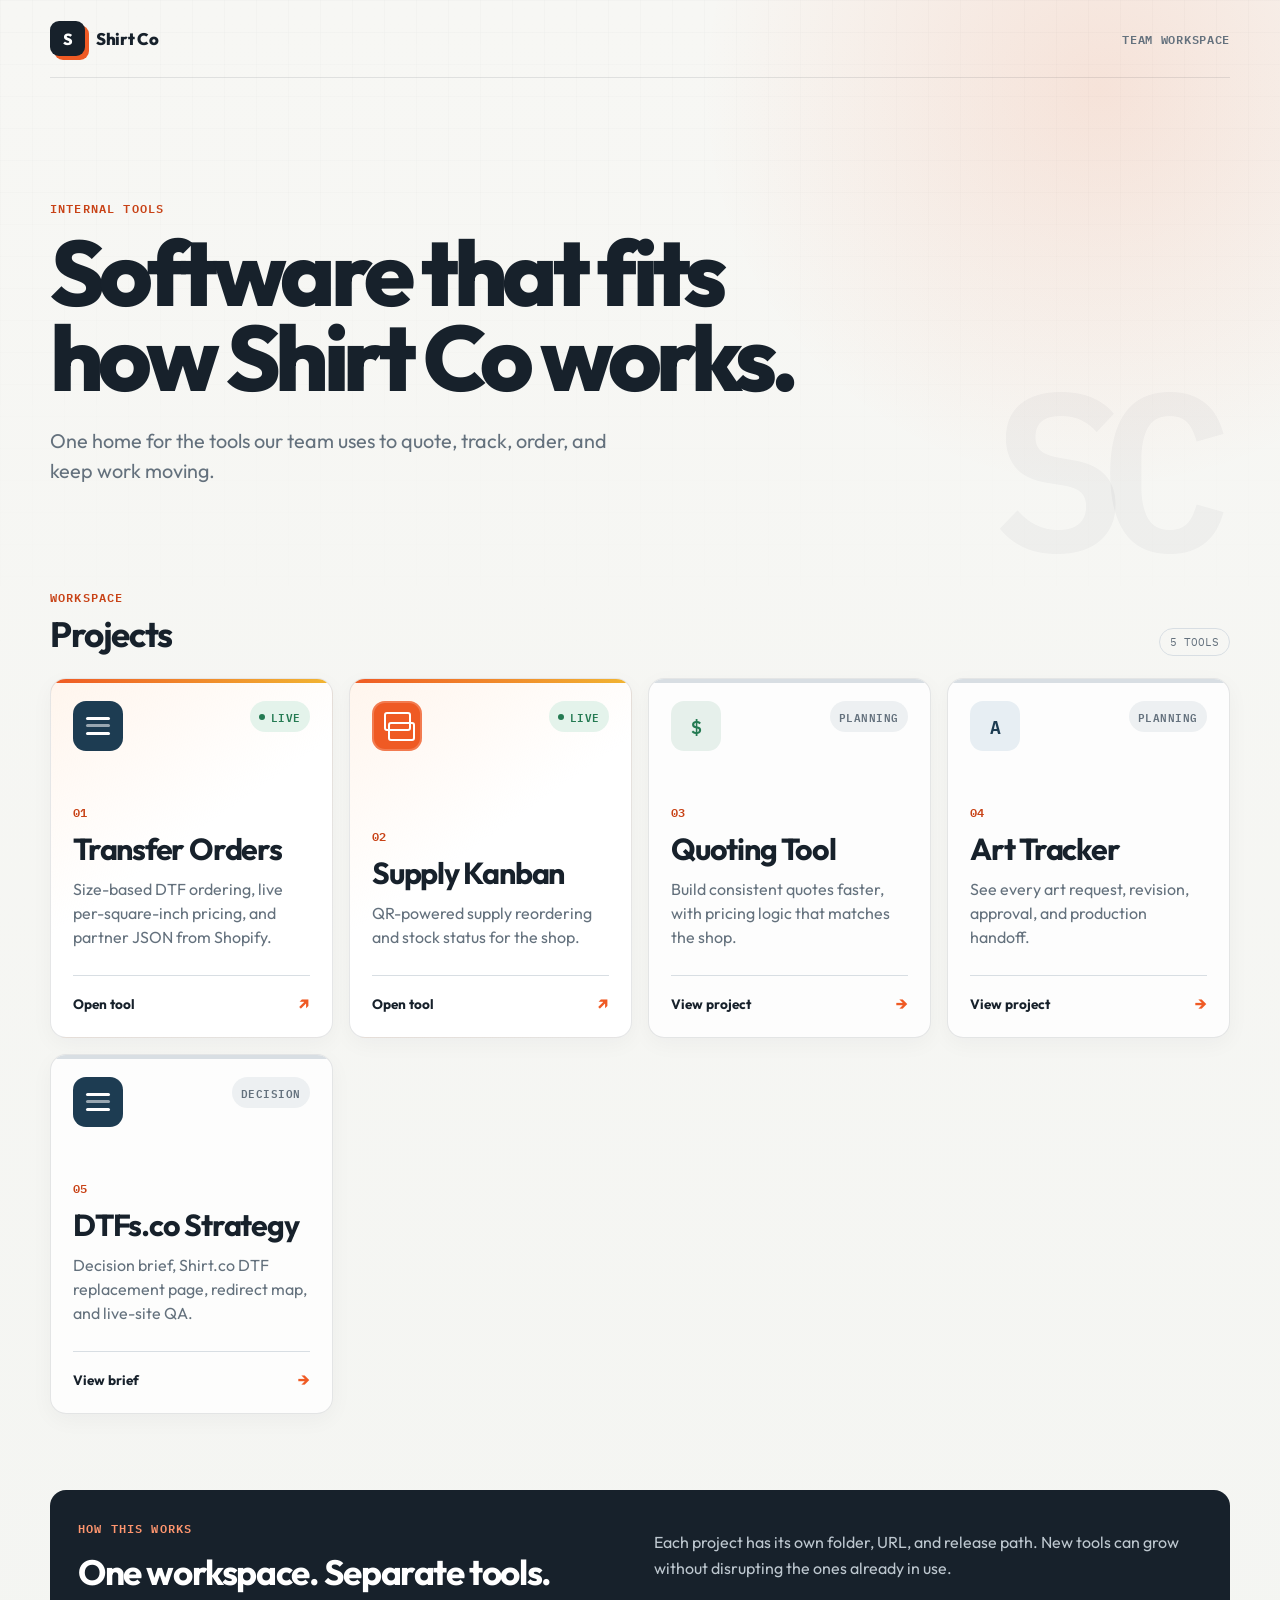
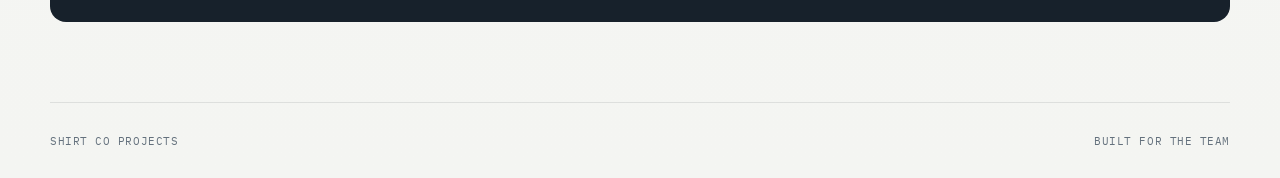
<file: index.html>
<!doctype html>
<html lang="en">
  <head>
    <meta charset="utf-8">
    <meta name="viewport" content="width=device-width, initial-scale=1">
    <meta name="description" content="Shirt Co's home for internal tools and operations software.">
    <title>Shirt Co Projects</title>
    <link rel="preconnect" href="https://fonts.googleapis.com">
    <link rel="preconnect" href="https://fonts.gstatic.com" crossorigin>
    <link href="https://fonts.googleapis.com/css2?family=IBM+Plex+Mono:wght@500;600&family=Outfit:wght@400;500;600;700;800&display=swap" rel="stylesheet">
    <link rel="stylesheet" href="hub.css">
  </head>
  <body>
    <header class="site-header">
      <a class="brand" href="./" aria-label="Shirt Co projects home">
        <span class="brand-mark">S</span>
        <span>Shirt Co</span>
      </a>
      <span class="workspace-label">Team workspace</span>
    </header>

    <main>
      <section class="hero">
        <p class="eyebrow">Internal tools</p>
        <h1>Software that fits<br>how Shirt Co works.</h1>
        <p class="hero-copy">One home for the tools our team uses to quote, track, order, and keep work moving.</p>
      </section>

      <section class="projects" aria-labelledby="projects-title">
        <div class="section-heading">
          <div>
            <p class="eyebrow">Workspace</p>
            <h2 id="projects-title">Projects</h2>
          </div>
          <span class="project-count">5 tools</span>
        </div>

        <div class="project-grid">
          <a class="project-card live" href="transfers/">
            <div class="card-top">
              <span class="project-icon transfer-icon" aria-hidden="true"></span>
              <span class="status live-status"><i></i> Live</span>
            </div>
            <div class="card-body">
              <p class="project-number">01</p>
              <h3>Transfer Orders</h3>
              <p>Size-based DTF ordering, live per-square-inch pricing, and partner JSON from Shopify.</p>
            </div>
            <span class="open-project">Open tool <b aria-hidden="true">↗</b></span>
          </a>

          <a class="project-card live" href="supplies/">
            <div class="card-top">
              <span class="project-icon supply-icon" aria-hidden="true"></span>
              <span class="status live-status"><i></i> Live</span>
            </div>
            <div class="card-body">
              <p class="project-number">02</p>
              <h3>Supply Kanban</h3>
              <p>QR-powered supply reordering and stock status for the shop.</p>
            </div>
            <span class="open-project">Open tool <b aria-hidden="true">↗</b></span>
          </a>

          <a class="project-card planned" href="quotes/">
            <div class="card-top">
              <span class="project-icon quote-icon" aria-hidden="true">$</span>
              <span class="status planned-status">Planning</span>
            </div>
            <div class="card-body">
              <p class="project-number">03</p>
              <h3>Quoting Tool</h3>
              <p>Build consistent quotes faster, with pricing logic that matches the shop.</p>
            </div>
            <span class="open-project">View project <b aria-hidden="true">→</b></span>
          </a>

          <a class="project-card planned" href="art/">
            <div class="card-top">
              <span class="project-icon art-icon" aria-hidden="true">A</span>
              <span class="status planned-status">Planning</span>
            </div>
            <div class="card-body">
              <p class="project-number">04</p>
              <h3>Art Tracker</h3>
              <p>See every art request, revision, approval, and production handoff.</p>
            </div>
            <span class="open-project">View project <b aria-hidden="true">→</b></span>
          </a>

          <a class="project-card planned" href="dtfs-strategy/">
            <div class="card-top">
              <span class="project-icon transfer-icon" aria-hidden="true"></span>
              <span class="status planned-status">Decision</span>
            </div>
            <div class="card-body">
              <p class="project-number">05</p>
              <h3>DTFs.co Strategy</h3>
              <p>Decision brief, Shirt.co DTF replacement page, redirect map, and live-site QA.</p>
            </div>
            <span class="open-project">View brief <b aria-hidden="true">→</b></span>
          </a>
        </div>
      </section>

      <section class="workspace-note">
        <div>
          <p class="eyebrow">How this works</p>
          <h2>One workspace. Separate tools.</h2>
        </div>
        <p>Each project has its own folder, URL, and release path. New tools can grow without disrupting the ones already in use.</p>
      </section>
    </main>

    <footer>
      <span>Shirt Co Projects</span>
      <span>Built for the team</span>
    </footer>
    <script>
      function forwardLegacyReorderLink() {
        if (location.hash.startsWith("#/reorder/")) {
          const destination = new URL("supplies/", location.href);
          destination.hash = location.hash;
          location.replace(destination);
        }
      }

      forwardLegacyReorderLink();
      window.addEventListener("hashchange", forwardLegacyReorderLink);
    </script>
  </body>
</html>
</file>
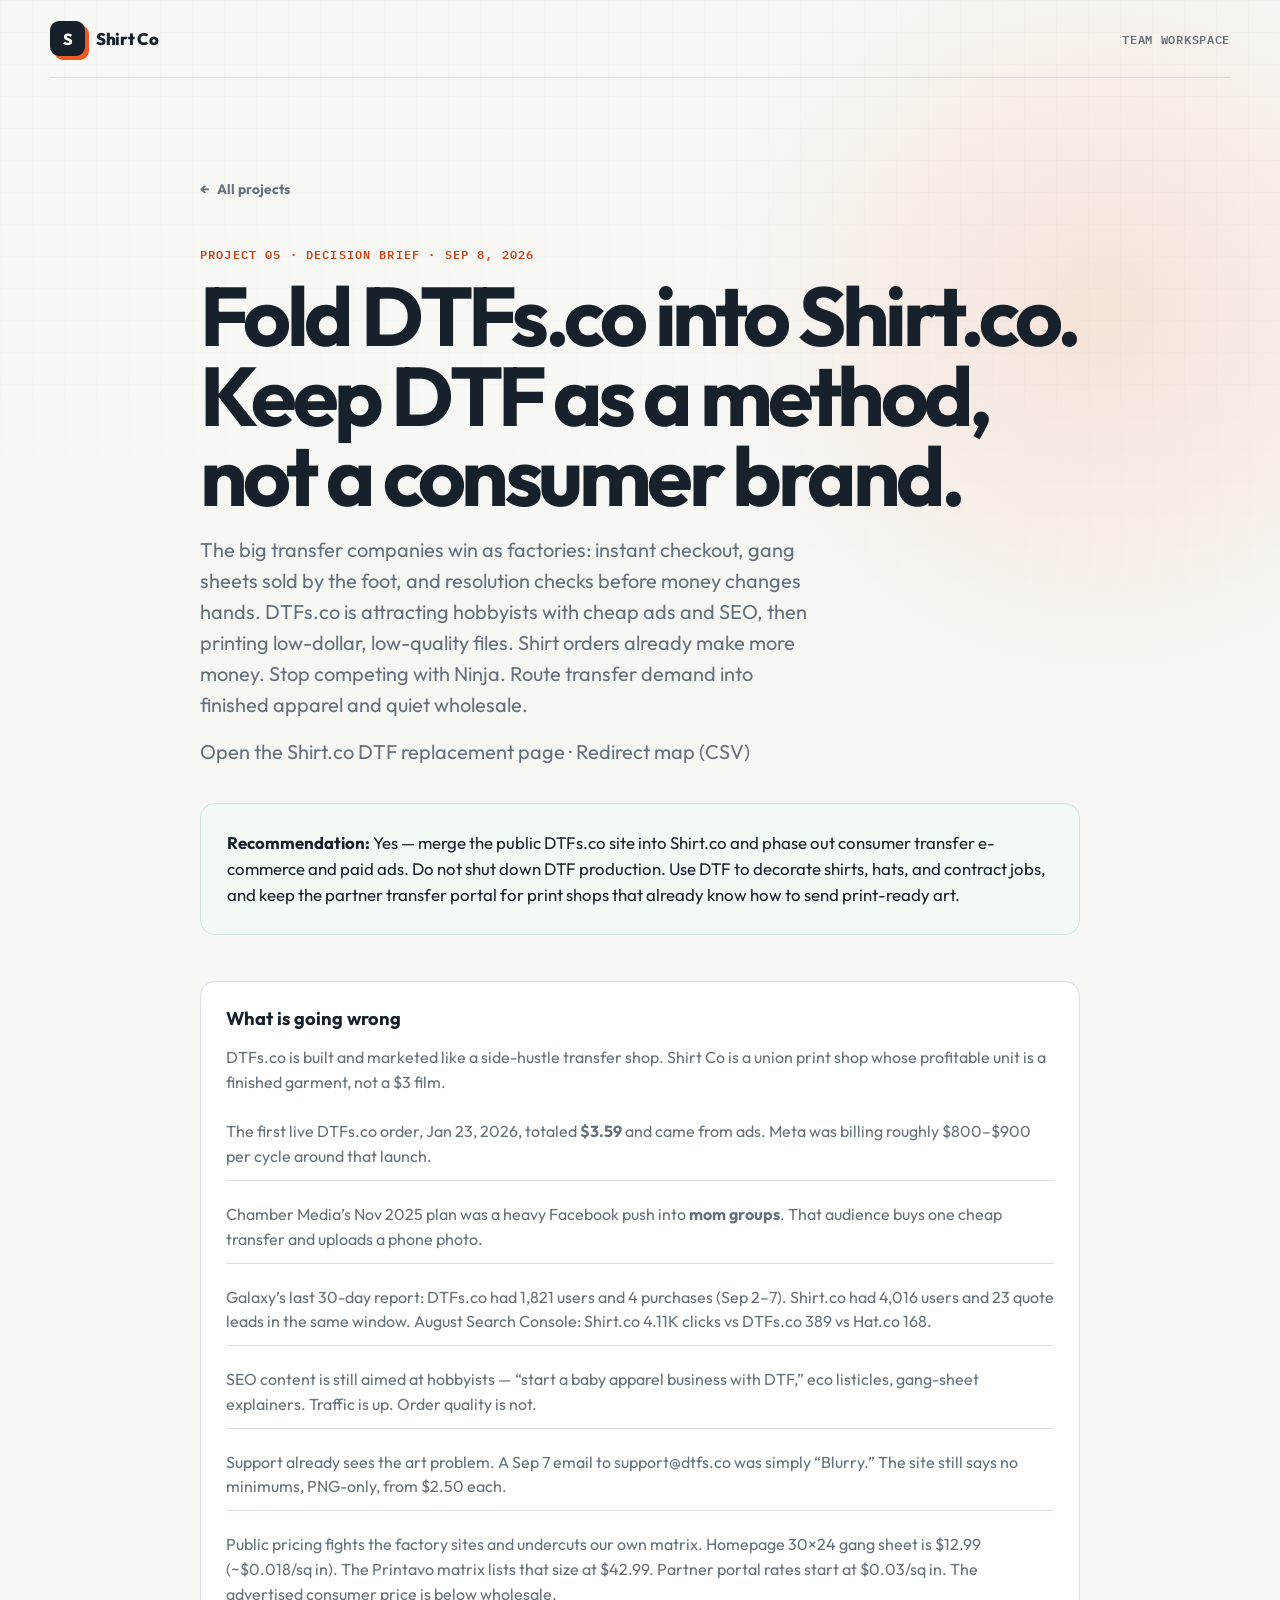
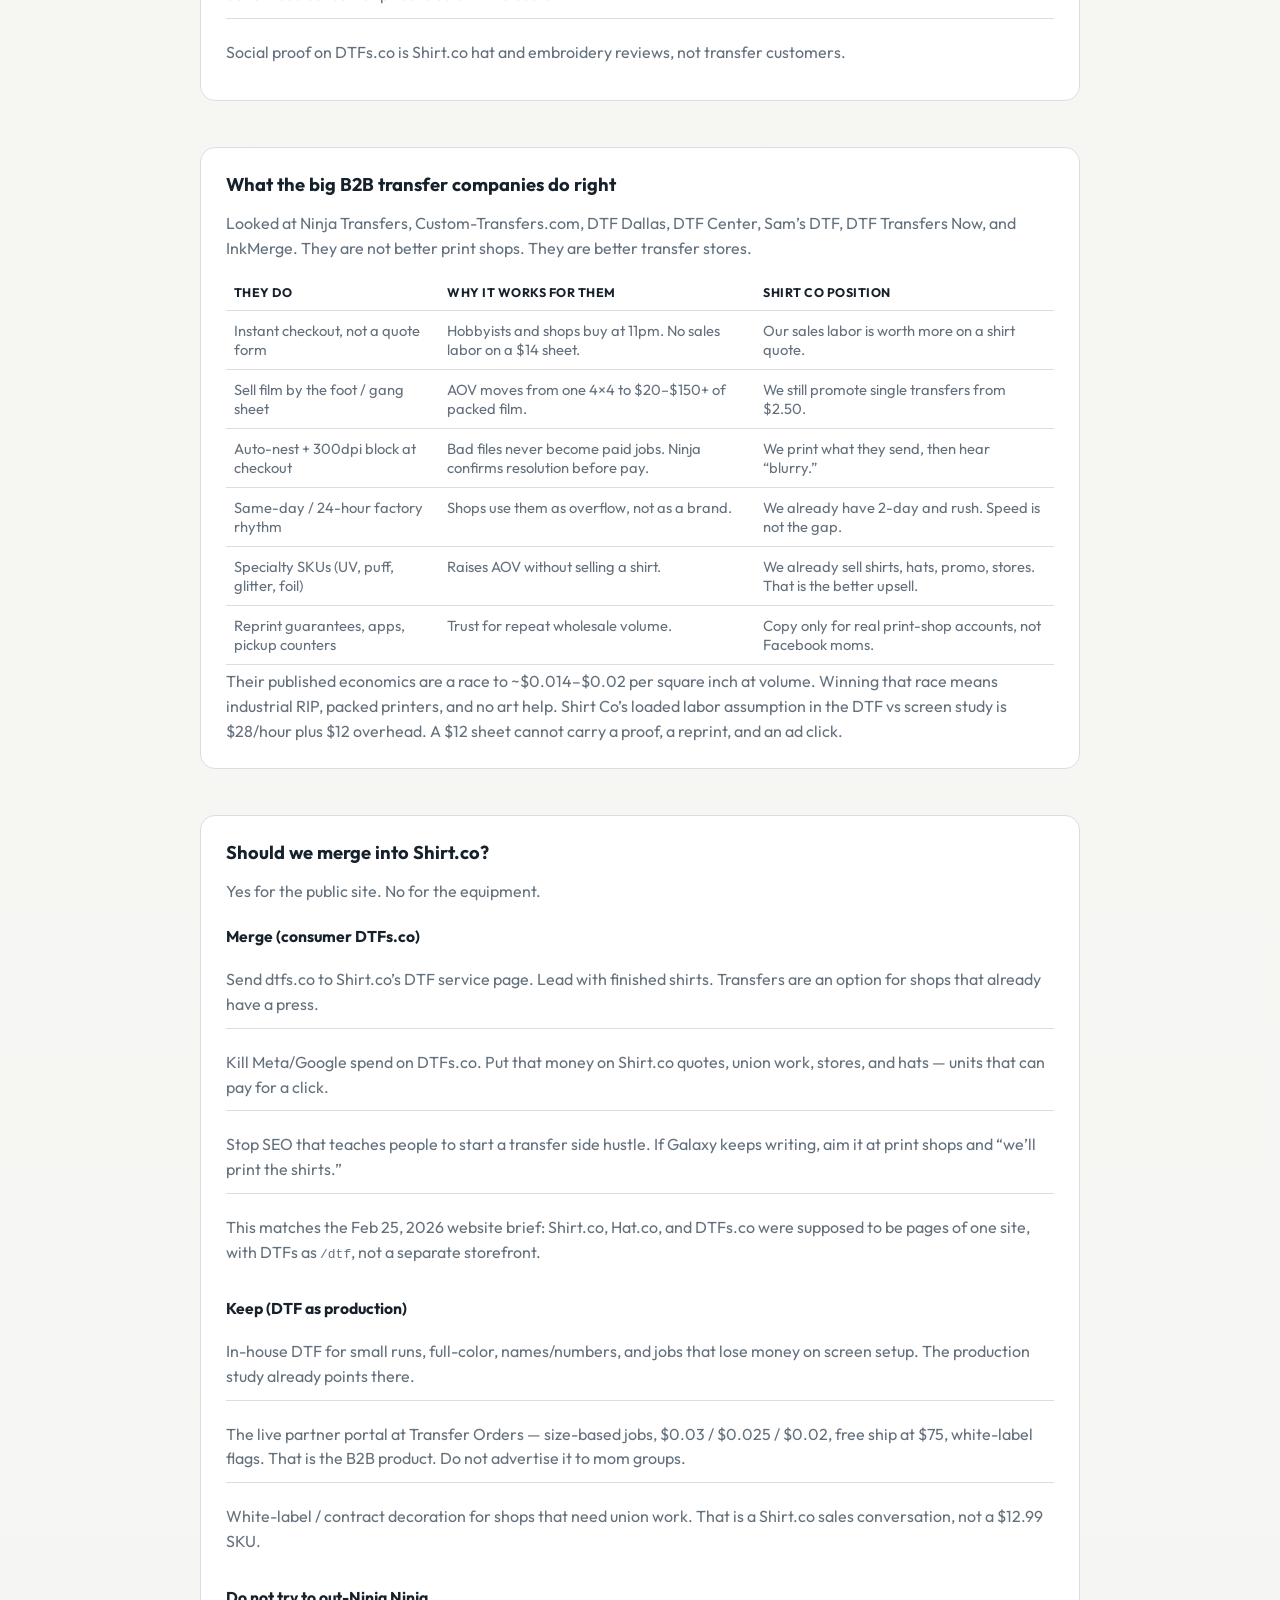
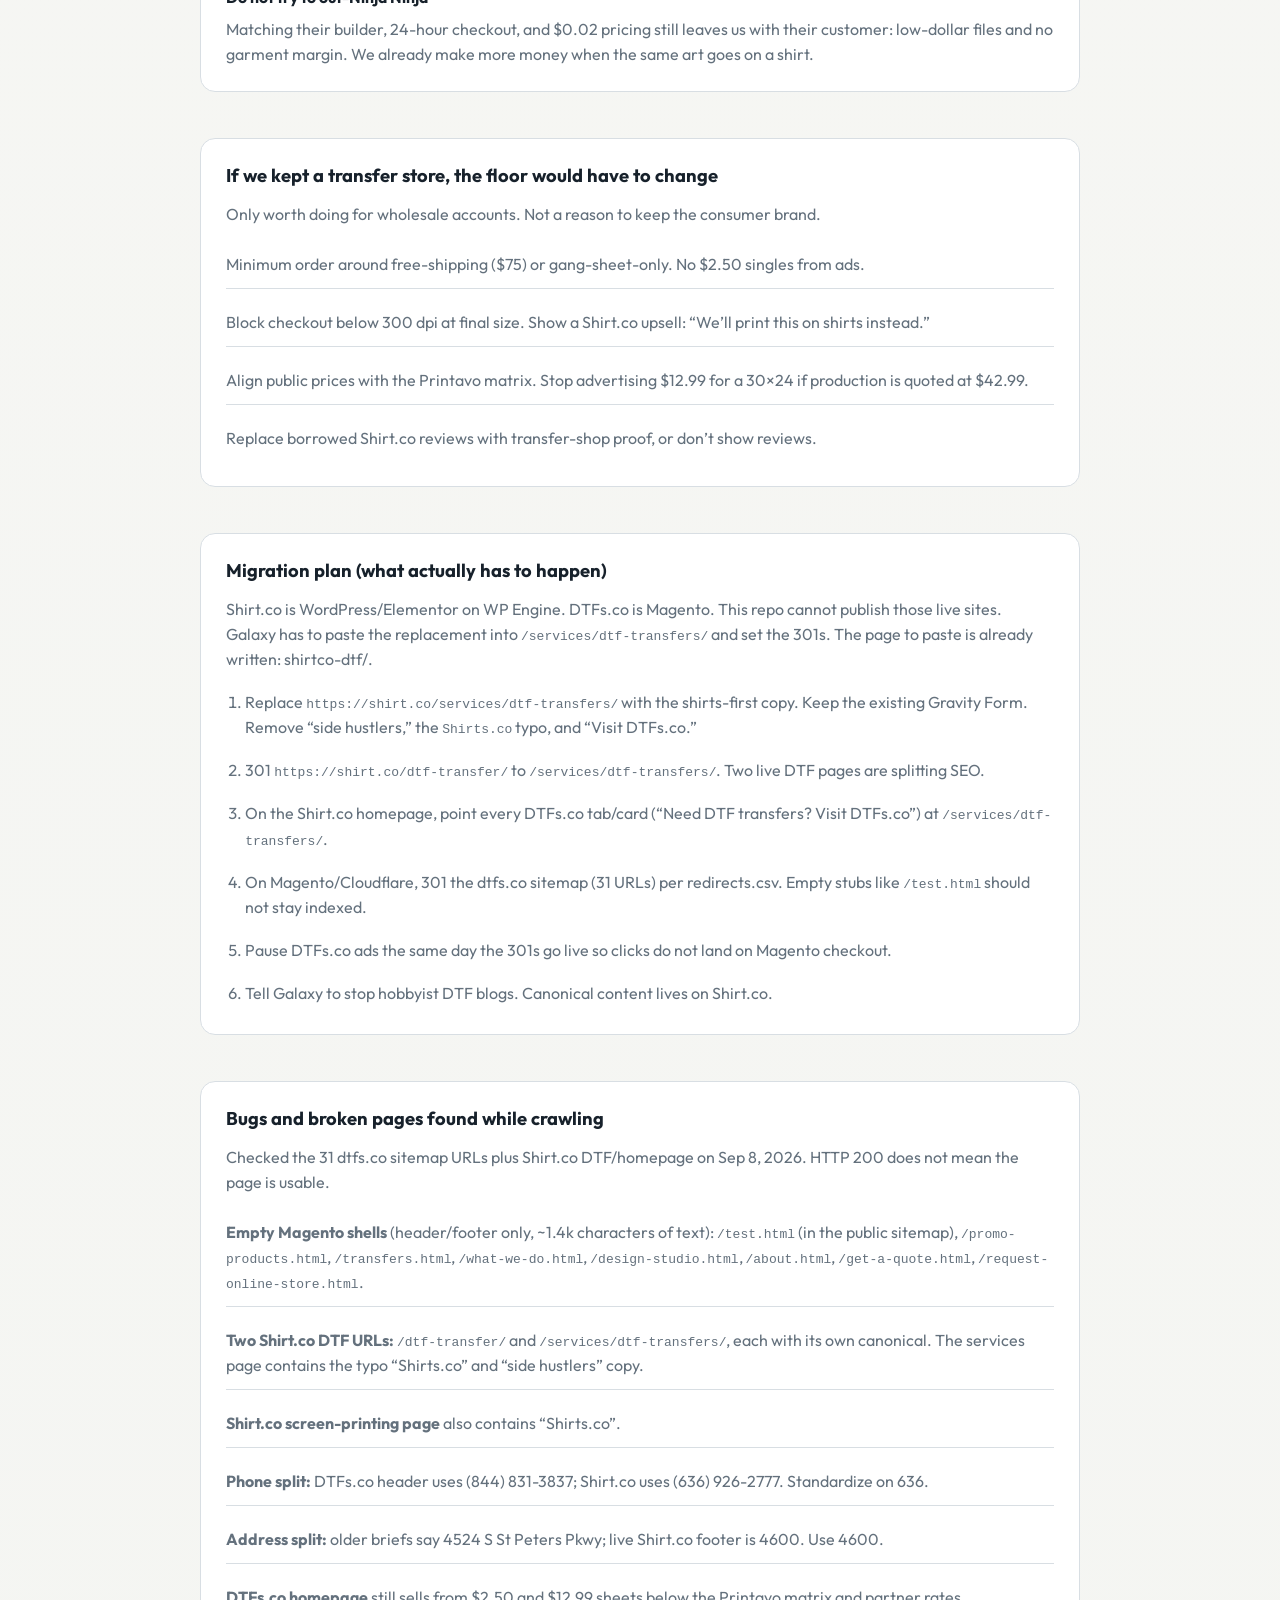
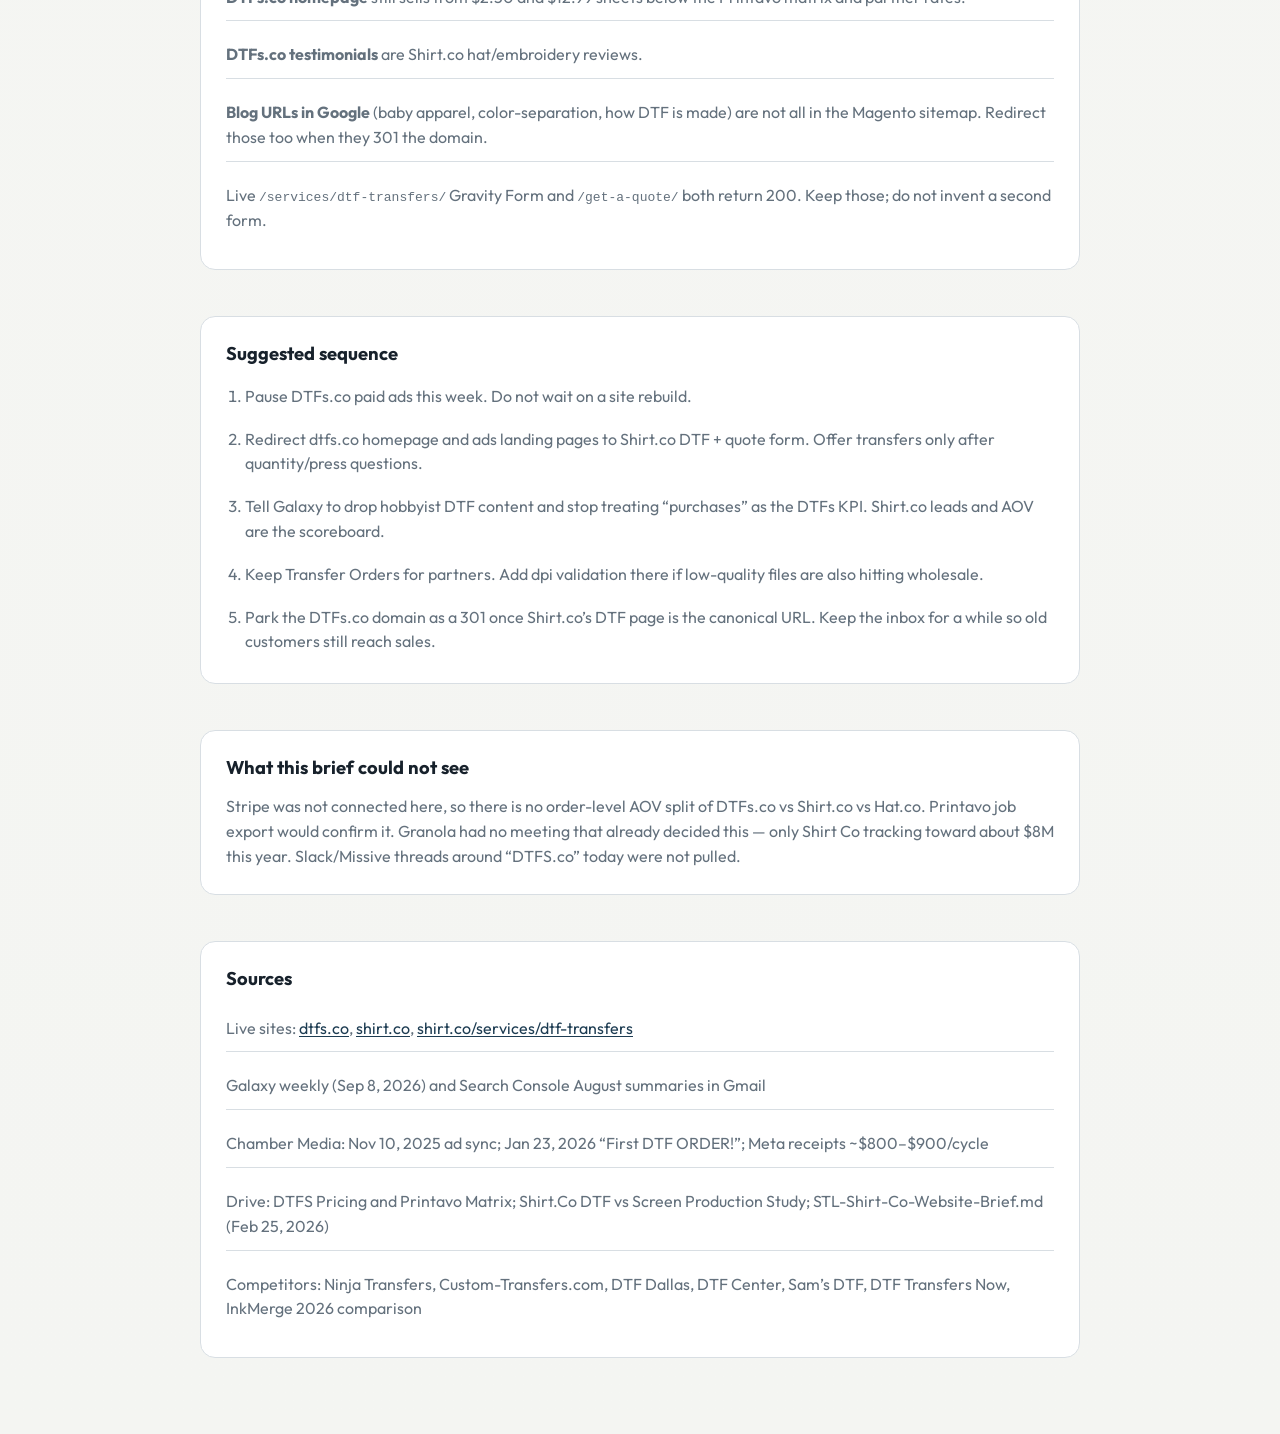
<file: dtfs-strategy/index.html>
<!doctype html>
<html lang="en">
  <head>
    <meta charset="utf-8">
    <meta name="viewport" content="width=device-width, initial-scale=1">
    <meta name="description" content="Research brief on DTFs.co versus Shirt.co and the B2B DTF transfer market.">
    <title>DTFs.co Strategy — Shirt Co Projects</title>
    <link rel="preconnect" href="https://fonts.googleapis.com">
    <link rel="preconnect" href="https://fonts.gstatic.com" crossorigin>
    <link href="https://fonts.googleapis.com/css2?family=IBM+Plex+Mono:wght@500;600&family=Outfit:wght@400;500;600;700;800&display=swap" rel="stylesheet">
    <link rel="stylesheet" href="../hub.css">
  </head>
  <body>
    <header class="site-header">
      <a class="brand" href="../" aria-label="Shirt Co projects home">
        <span class="brand-mark">S</span>
        <span>Shirt Co</span>
      </a>
      <span class="workspace-label">Team workspace</span>
    </header>

    <main class="project-page brief">
      <a class="back-link" href="../"><span aria-hidden="true">←</span> All projects</a>
      <p class="eyebrow">Project 05 · Decision brief · Sep 8, 2026</p>
      <h1>Fold DTFs.co into Shirt.co. Keep DTF as a method, not a consumer brand.</h1>
      <p class="lede">The big transfer companies win as factories: instant checkout, gang sheets sold by the foot, and resolution checks before money changes hands. DTFs.co is attracting hobbyists with cheap ads and SEO, then printing low-dollar, low-quality files. Shirt orders already make more money. Stop competing with Ninja. Route transfer demand into finished apparel and quiet wholesale.</p>
      <p class="lede" style="margin-top:16px"><a href="shirtco-dtf/">Open the Shirt.co DTF replacement page</a> · <a href="redirects.csv">Redirect map (CSV)</a></p>

      <section class="decision">
        <p><strong>Recommendation:</strong> Yes — merge the public DTFs.co site into Shirt.co and phase out consumer transfer e-commerce and paid ads. Do not shut down DTF production. Use DTF to decorate shirts, hats, and contract jobs, and keep the partner transfer portal for print shops that already know how to send print-ready art.</p>
      </section>

      <section class="planning-panel">
        <h2>What is going wrong</h2>
        <p>DTFs.co is built and marketed like a side-hustle transfer shop. Shirt Co is a union print shop whose profitable unit is a finished garment, not a $3 film.</p>
        <ul>
          <li>The first live DTFs.co order, Jan 23, 2026, totaled <strong>$3.59</strong> and came from ads. Meta was billing roughly $800–$900 per cycle around that launch.</li>
          <li>Chamber Media’s Nov 2025 plan was a heavy Facebook push into <strong>mom groups</strong>. That audience buys one cheap transfer and uploads a phone photo.</li>
          <li>Galaxy’s last 30-day report: DTFs.co had 1,821 users and 4 purchases (Sep 2–7). Shirt.co had 4,016 users and 23 quote leads in the same window. August Search Console: Shirt.co 4.11K clicks vs DTFs.co 389 vs Hat.co 168.</li>
          <li>SEO content is still aimed at hobbyists — “start a baby apparel business with DTF,” eco listicles, gang-sheet explainers. Traffic is up. Order quality is not.</li>
          <li>Support already sees the art problem. A Sep 7 email to support@dtfs.co was simply “Blurry.” The site still says no minimums, PNG-only, from $2.50 each.</li>
          <li>Public pricing fights the factory sites and undercuts our own matrix. Homepage 30×24 gang sheet is $12.99 (~$0.018/sq in). The Printavo matrix lists that size at $42.99. Partner portal rates start at $0.03/sq in. The advertised consumer price is below wholesale.</li>
          <li>Social proof on DTFs.co is Shirt.co hat and embroidery reviews, not transfer customers.</li>
        </ul>
      </section>

      <section class="planning-panel">
        <h2>What the big B2B transfer companies do right</h2>
        <p>Looked at Ninja Transfers, Custom-Transfers.com, DTF Dallas, DTF Center, Sam’s DTF, DTF Transfers Now, and InkMerge. They are not better print shops. They are better transfer stores.</p>
        <table class="brief-table">
          <thead>
            <tr>
              <th>They do</th>
              <th>Why it works for them</th>
              <th>Shirt Co position</th>
            </tr>
          </thead>
          <tbody>
            <tr>
              <td>Instant checkout, not a quote form</td>
              <td>Hobbyists and shops buy at 11pm. No sales labor on a $14 sheet.</td>
              <td>Our sales labor is worth more on a shirt quote.</td>
            </tr>
            <tr>
              <td>Sell film by the foot / gang sheet</td>
              <td>AOV moves from one 4×4 to $20–$150+ of packed film.</td>
              <td>We still promote single transfers from $2.50.</td>
            </tr>
            <tr>
              <td>Auto-nest + 300dpi block at checkout</td>
              <td>Bad files never become paid jobs. Ninja confirms resolution before pay.</td>
              <td>We print what they send, then hear “blurry.”</td>
            </tr>
            <tr>
              <td>Same-day / 24-hour factory rhythm</td>
              <td>Shops use them as overflow, not as a brand.</td>
              <td>We already have 2-day and rush. Speed is not the gap.</td>
            </tr>
            <tr>
              <td>Specialty SKUs (UV, puff, glitter, foil)</td>
              <td>Raises AOV without selling a shirt.</td>
              <td>We already sell shirts, hats, promo, stores. That is the better upsell.</td>
            </tr>
            <tr>
              <td>Reprint guarantees, apps, pickup counters</td>
              <td>Trust for repeat wholesale volume.</td>
              <td>Copy only for real print-shop accounts, not Facebook moms.</td>
            </tr>
          </tbody>
        </table>
        <p>Their published economics are a race to ~$0.014–$0.02 per square inch at volume. Winning that race means industrial RIP, packed printers, and no art help. Shirt Co’s loaded labor assumption in the DTF vs screen study is $28/hour plus $12 overhead. A $12 sheet cannot carry a proof, a reprint, and an ad click.</p>
      </section>

      <section class="planning-panel">
        <h2>Should we merge into Shirt.co?</h2>
        <p>Yes for the public site. No for the equipment.</p>
        <h3>Merge (consumer DTFs.co)</h3>
        <ul>
          <li>Send dtfs.co to Shirt.co’s DTF service page. Lead with finished shirts. Transfers are an option for shops that already have a press.</li>
          <li>Kill Meta/Google spend on DTFs.co. Put that money on Shirt.co quotes, union work, stores, and hats — units that can pay for a click.</li>
          <li>Stop SEO that teaches people to start a transfer side hustle. If Galaxy keeps writing, aim it at print shops and “we’ll print the shirts.”</li>
          <li>This matches the Feb 25, 2026 website brief: Shirt.co, Hat.co, and DTFs.co were supposed to be pages of one site, with DTFs as <code>/dtf</code>, not a separate storefront.</li>
        </ul>
        <h3>Keep (DTF as production)</h3>
        <ul>
          <li>In-house DTF for small runs, full-color, names/numbers, and jobs that lose money on screen setup. The production study already points there.</li>
          <li>The live partner portal at Transfer Orders — size-based jobs, $0.03 / $0.025 / $0.02, free ship at $75, white-label flags. That is the B2B product. Do not advertise it to mom groups.</li>
          <li>White-label / contract decoration for shops that need union work. That is a Shirt.co sales conversation, not a $12.99 SKU.</li>
        </ul>
        <h3>Do not try to out-Ninja Ninja</h3>
        <p>Matching their builder, 24-hour checkout, and $0.02 pricing still leaves us with their customer: low-dollar files and no garment margin. We already make more money when the same art goes on a shirt.</p>
      </section>

      <section class="planning-panel">
        <h2>If we kept a transfer store, the floor would have to change</h2>
        <p>Only worth doing for wholesale accounts. Not a reason to keep the consumer brand.</p>
        <ul>
          <li>Minimum order around free-shipping ($75) or gang-sheet-only. No $2.50 singles from ads.</li>
          <li>Block checkout below 300 dpi at final size. Show a Shirt.co upsell: “We’ll print this on shirts instead.”</li>
          <li>Align public prices with the Printavo matrix. Stop advertising $12.99 for a 30×24 if production is quoted at $42.99.</li>
          <li>Replace borrowed Shirt.co reviews with transfer-shop proof, or don’t show reviews.</li>
        </ul>
      </section>

      <section class="planning-panel">
        <h2>Migration plan (what actually has to happen)</h2>
        <p>Shirt.co is WordPress/Elementor on WP Engine. DTFs.co is Magento. This repo cannot publish those live sites. Galaxy has to paste the replacement into <code>/services/dtf-transfers/</code> and set the 301s. The page to paste is already written: <a href="shirtco-dtf/">shirtco-dtf/</a>.</p>
        <ol>
          <li>Replace <code>https://shirt.co/services/dtf-transfers/</code> with the shirts-first copy. Keep the existing Gravity Form. Remove “side hustlers,” the <code>Shirts.co</code> typo, and “Visit DTFs.co.”</li>
          <li>301 <code>https://shirt.co/dtf-transfer/</code> to <code>/services/dtf-transfers/</code>. Two live DTF pages are splitting SEO.</li>
          <li>On the Shirt.co homepage, point every DTFs.co tab/card (“Need DTF transfers? Visit DTFs.co”) at <code>/services/dtf-transfers/</code>.</li>
          <li>On Magento/Cloudflare, 301 the dtfs.co sitemap (31 URLs) per <a href="redirects.csv">redirects.csv</a>. Empty stubs like <code>/test.html</code> should not stay indexed.</li>
          <li>Pause DTFs.co ads the same day the 301s go live so clicks do not land on Magento checkout.</li>
          <li>Tell Galaxy to stop hobbyist DTF blogs. Canonical content lives on Shirt.co.</li>
        </ol>
      </section>

      <section class="planning-panel">
        <h2>Bugs and broken pages found while crawling</h2>
        <p>Checked the 31 dtfs.co sitemap URLs plus Shirt.co DTF/homepage on Sep 8, 2026. HTTP 200 does not mean the page is usable.</p>
        <ul>
          <li><strong>Empty Magento shells</strong> (header/footer only, ~1.4k characters of text): <code>/test.html</code> (in the public sitemap), <code>/promo-products.html</code>, <code>/transfers.html</code>, <code>/what-we-do.html</code>, <code>/design-studio.html</code>, <code>/about.html</code>, <code>/get-a-quote.html</code>, <code>/request-online-store.html</code>.</li>
          <li><strong>Two Shirt.co DTF URLs:</strong> <code>/dtf-transfer/</code> and <code>/services/dtf-transfers/</code>, each with its own canonical. The services page contains the typo “Shirts.co” and “side hustlers” copy.</li>
          <li><strong>Shirt.co screen-printing page</strong> also contains “Shirts.co”.</li>
          <li><strong>Phone split:</strong> DTFs.co header uses (844) 831-3837; Shirt.co uses (636) 926-2777. Standardize on 636.</li>
          <li><strong>Address split:</strong> older briefs say 4524 S St Peters Pkwy; live Shirt.co footer is 4600. Use 4600.</li>
          <li><strong>DTFs.co homepage</strong> still sells from $2.50 and $12.99 sheets below the Printavo matrix and partner rates.</li>
          <li><strong>DTFs.co testimonials</strong> are Shirt.co hat/embroidery reviews.</li>
          <li><strong>Blog URLs in Google</strong> (baby apparel, color-separation, how DTF is made) are not all in the Magento sitemap. Redirect those too when they 301 the domain.</li>
          <li>Live <code>/services/dtf-transfers/</code> Gravity Form and <code>/get-a-quote/</code> both return 200. Keep those; do not invent a second form.</li>
        </ul>
      </section>

      <section class="planning-panel">
        <h2>Suggested sequence</h2>
        <ol>
          <li>Pause DTFs.co paid ads this week. Do not wait on a site rebuild.</li>
          <li>Redirect dtfs.co homepage and ads landing pages to Shirt.co DTF + quote form. Offer transfers only after quantity/press questions.</li>
          <li>Tell Galaxy to drop hobbyist DTF content and stop treating “purchases” as the DTFs KPI. Shirt.co leads and AOV are the scoreboard.</li>
          <li>Keep Transfer Orders for partners. Add dpi validation there if low-quality files are also hitting wholesale.</li>
          <li>Park the DTFs.co domain as a 301 once Shirt.co’s DTF page is the canonical URL. Keep the inbox for a while so old customers still reach sales.</li>
        </ol>
      </section>

      <section class="planning-panel">
        <h2>What this brief could not see</h2>
        <p>Stripe was not connected here, so there is no order-level AOV split of DTFs.co vs Shirt.co vs Hat.co. Printavo job export would confirm it. Granola had no meeting that already decided this — only Shirt Co tracking toward about $8M this year. Slack/Missive threads around “DTFS.co” today were not pulled.</p>
      </section>

      <section class="planning-panel">
        <h2>Sources</h2>
        <ul class="source-list">
          <li>Live sites: <a href="https://dtfs.co/">dtfs.co</a>, <a href="https://shirt.co/">shirt.co</a>, <a href="https://shirt.co/services/dtf-transfers/">shirt.co/services/dtf-transfers</a></li>
          <li>Galaxy weekly (Sep 8, 2026) and Search Console August summaries in Gmail</li>
          <li>Chamber Media: Nov 10, 2025 ad sync; Jan 23, 2026 “First DTF ORDER!”; Meta receipts ~$800–$900/cycle</li>
          <li>Drive: DTFS Pricing and Printavo Matrix; Shirt.Co DTF vs Screen Production Study; STL-Shirt-Co-Website-Brief.md (Feb 25, 2026)</li>
          <li>Competitors: Ninja Transfers, Custom-Transfers.com, DTF Dallas, DTF Center, Sam’s DTF, DTF Transfers Now, InkMerge 2026 comparison</li>
        </ul>
      </section>
    </main>
  </body>
</html>
</file>
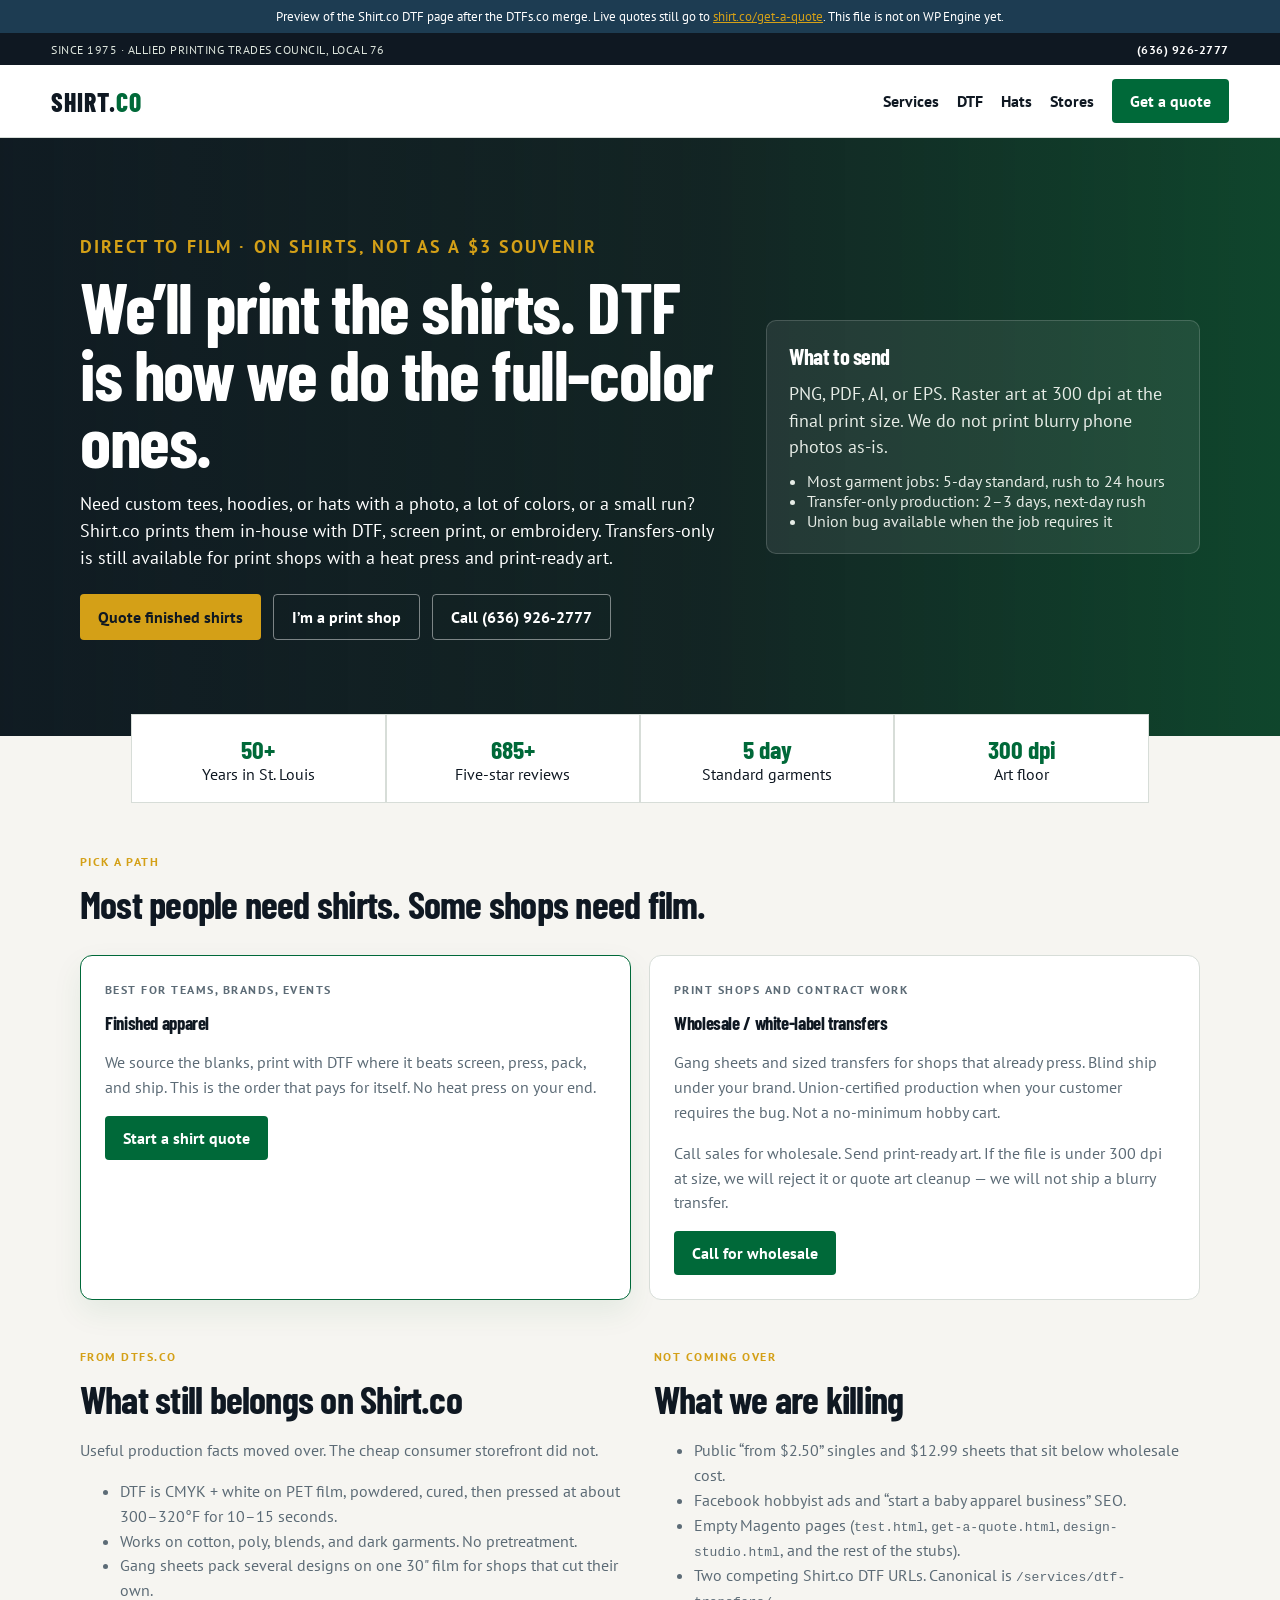
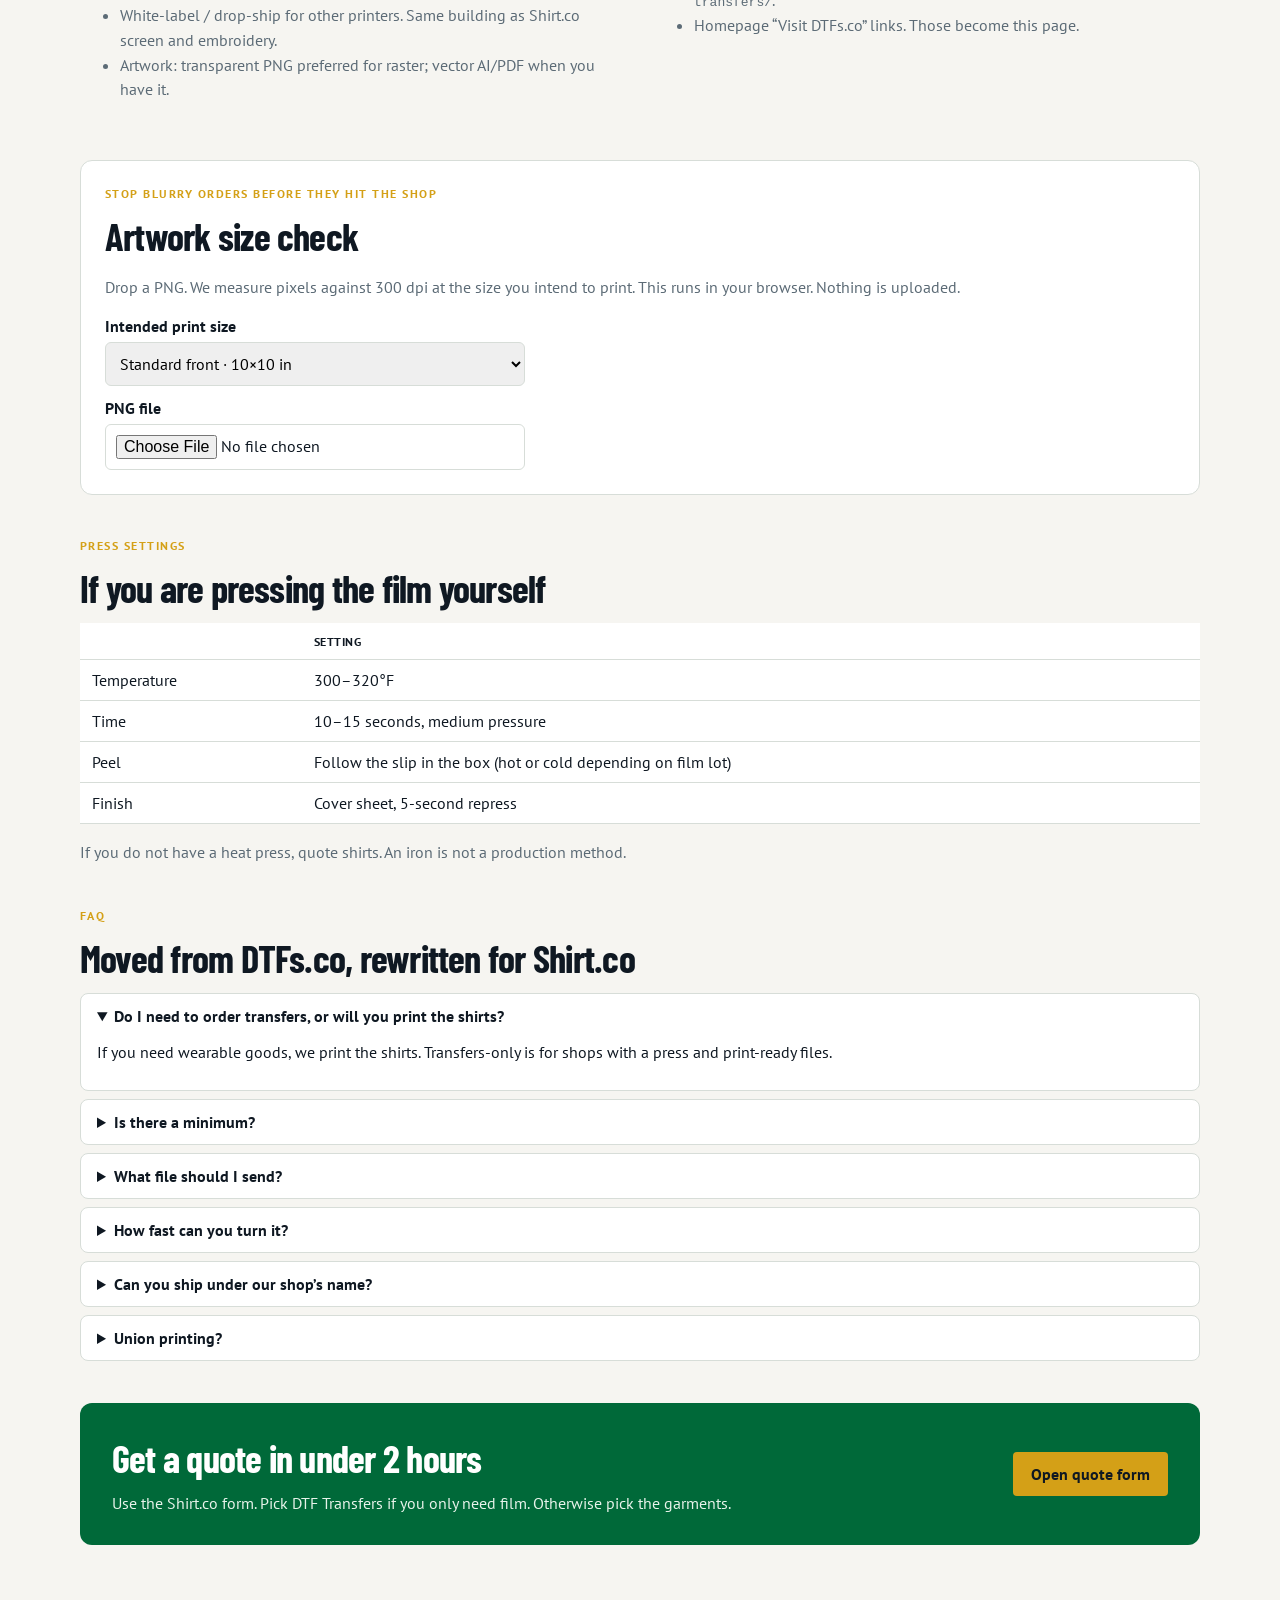
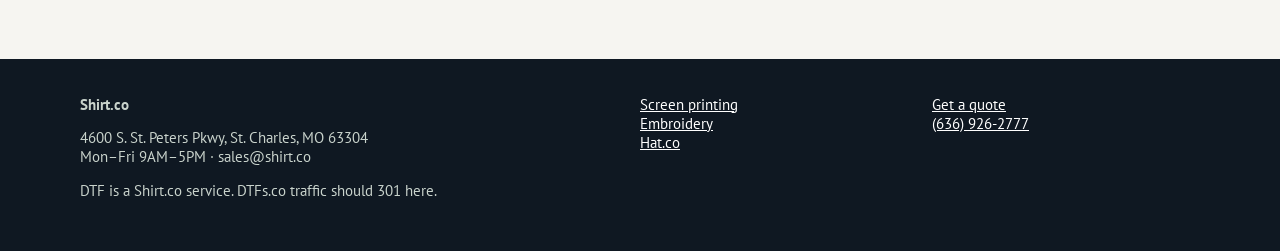
<file: dtfs-strategy/shirtco-dtf/index.html>
<!doctype html>
<html lang="en">
  <head>
    <meta charset="utf-8">
    <meta name="viewport" content="width=device-width, initial-scale=1">
    <title>DTF Printing on Custom Apparel | Shirt.co</title>
    <meta name="description" content="Union-certified DTF printing for custom shirts, hats, and wholesale transfers. Quote finished garments first. Print-ready gang sheets for shops that already have a press.">
    <link rel="canonical" href="https://shirt.co/services/dtf-transfers/">
    <link rel="preconnect" href="https://fonts.googleapis.com">
    <link rel="preconnect" href="https://fonts.gstatic.com" crossorigin>
    <link href="https://fonts.googleapis.com/css2?family=Barlow+Condensed:wght@600;700;800&family=PT+Sans:wght@400;700&display=swap" rel="stylesheet">
    <link rel="stylesheet" href="styles.css">
  </head>
  <body>
    <a class="skip" href="#main">Skip to content</a>
    <div class="preview-banner">
      Preview of the Shirt.co DTF page after the DTFs.co merge. Live quotes still go to
      <a href="https://shirt.co/get-a-quote/">shirt.co/get-a-quote</a>.
      This file is not on WP Engine yet.
    </div>
    <div class="util">
      <span>Since 1975 · Allied Printing Trades Council, Local 76</span>
      <a href="tel:6369262777">(636) 926-2777</a>
    </div>
    <header class="site-nav">
      <a class="brand" href="https://shirt.co/">SHIRT.<span>CO</span></a>
      <nav class="nav-links" aria-label="Primary">
        <a href="https://shirt.co/services/">Services</a>
        <a href="https://shirt.co/services/dtf-transfers/" aria-current="page">DTF</a>
        <a href="https://hat.co/">Hats</a>
        <a href="https://shirt.co/online-stores/">Stores</a>
        <a class="btn btn-green" href="https://shirt.co/get-a-quote/">Get a quote</a>
      </nav>
    </header>

    <main id="main">
      <section class="hero">
        <div class="hero-grid">
          <div>
            <p class="eyebrow">Direct to film · on shirts, not as a $3 souvenir</p>
            <h1>We’ll print the shirts. DTF is how we do the full-color ones.</h1>
            <p>Need custom tees, hoodies, or hats with a photo, a lot of colors, or a small run? Shirt.co prints them in-house with DTF, screen print, or embroidery. Transfers-only is still available for print shops with a heat press and print-ready art.</p>
            <div class="hero-actions">
              <a class="btn btn-gold" href="https://shirt.co/get-a-quote/">Quote finished shirts</a>
              <a class="btn btn-ghost" href="#print-shops">I’m a print shop</a>
              <a class="btn btn-ghost" href="tel:6369262777">Call (636) 926-2777</a>
            </div>
          </div>
          <aside class="hero-card">
            <h2>What to send</h2>
            <p>PNG, PDF, AI, or EPS. Raster art at 300 dpi at the final print size. We do not print blurry phone photos as-is.</p>
            <ul>
              <li>Most garment jobs: 5-day standard, rush to 24 hours</li>
              <li>Transfer-only production: 2–3 days, next-day rush</li>
              <li>Union bug available when the job requires it</li>
            </ul>
          </aside>
        </div>
      </section>

      <div class="stats" role="list">
        <div class="stat" role="listitem"><strong>50+</strong>Years in St. Louis</div>
        <div class="stat" role="listitem"><strong>685+</strong>Five-star reviews</div>
        <div class="stat" role="listitem"><strong>5 day</strong>Standard garments</div>
        <div class="stat" role="listitem"><strong>300 dpi</strong>Art floor</div>
      </div>

      <div class="wrap">
        <p class="eyebrow">Pick a path</p>
        <h2>Most people need shirts. Some shops need film.</h2>
        <div class="paths">
          <article class="card featured">
            <p class="eyebrow">Best for teams, brands, events</p>
            <h3>Finished apparel</h3>
            <p>We source the blanks, print with DTF where it beats screen, press, pack, and ship. This is the order that pays for itself. No heat press on your end.</p>
            <a class="btn btn-green" href="https://shirt.co/get-a-quote/">Start a shirt quote</a>
          </article>
          <article class="card" id="print-shops">
            <p class="eyebrow">Print shops and contract work</p>
            <h3>Wholesale / white-label transfers</h3>
            <p>Gang sheets and sized transfers for shops that already press. Blind ship under your brand. Union-certified production when your customer requires the bug. Not a no-minimum hobby cart.</p>
            <p class="muted">Call sales for wholesale. Send print-ready art. If the file is under 300 dpi at size, we will reject it or quote art cleanup — we will not ship a blurry transfer.</p>
            <a class="btn btn-green" href="tel:6369262777">Call for wholesale</a>
          </article>
        </div>

        <div class="split">
          <section>
            <p class="eyebrow">From DTFs.co</p>
            <h2>What still belongs on Shirt.co</h2>
            <p class="muted">Useful production facts moved over. The cheap consumer storefront did not.</p>
            <ul class="muted">
              <li>DTF is CMYK + white on PET film, powdered, cured, then pressed at about 300–320°F for 10–15 seconds.</li>
              <li>Works on cotton, poly, blends, and dark garments. No pretreatment.</li>
              <li>Gang sheets pack several designs on one 30" film for shops that cut their own.</li>
              <li>White-label / drop-ship for other printers. Same building as Shirt.co screen and embroidery.</li>
              <li>Artwork: transparent PNG preferred for raster; vector AI/PDF when you have it.</li>
            </ul>
          </section>
          <section>
            <p class="eyebrow">Not coming over</p>
            <h2>What we are killing</h2>
            <ul class="muted">
              <li>Public “from $2.50” singles and $12.99 sheets that sit below wholesale cost.</li>
              <li>Facebook hobbyist ads and “start a baby apparel business” SEO.</li>
              <li>Empty Magento pages (<code>test.html</code>, <code>get-a-quote.html</code>, <code>design-studio.html</code>, and the rest of the stubs).</li>
              <li>Two competing Shirt.co DTF URLs. Canonical is <code>/services/dtf-transfers/</code>.</li>
              <li>Homepage “Visit DTFs.co” links. Those become this page.</li>
            </ul>
          </section>
        </div>

        <section class="checker" aria-labelledby="art-check-title">
          <p class="eyebrow">Stop blurry orders before they hit the shop</p>
          <h2 id="art-check-title">Artwork size check</h2>
          <p class="muted">Drop a PNG. We measure pixels against 300 dpi at the size you intend to print. This runs in your browser. Nothing is uploaded.</p>
          <label for="print-size">Intended print size</label>
          <select id="print-size">
            <option value="4x4">Left chest · 4×4 in</option>
            <option value="10x10" selected>Standard front · 10×10 in</option>
            <option value="11x14">Adult front · 11×14 in</option>
            <option value="12x17">Oversized · 12×17 in</option>
          </select>
          <label for="art-file">PNG file</label>
          <input id="art-file" type="file" accept="image/png,image/jpeg">
          <div id="art-result" class="result" role="status"></div>
        </section>

        <section>
          <p class="eyebrow">Press settings</p>
          <h2>If you are pressing the film yourself</h2>
          <table>
            <thead>
              <tr><th></th><th>Setting</th></tr>
            </thead>
            <tbody>
              <tr><td>Temperature</td><td>300–320°F</td></tr>
              <tr><td>Time</td><td>10–15 seconds, medium pressure</td></tr>
              <tr><td>Peel</td><td>Follow the slip in the box (hot or cold depending on film lot)</td></tr>
              <tr><td>Finish</td><td>Cover sheet, 5-second repress</td></tr>
            </tbody>
          </table>
          <p class="muted">If you do not have a heat press, quote shirts. An iron is not a production method.</p>
        </section>

        <section class="faq">
          <p class="eyebrow">FAQ</p>
          <h2>Moved from DTFs.co, rewritten for Shirt.co</h2>
          <details open>
            <summary>Do I need to order transfers, or will you print the shirts?</summary>
            <p>If you need wearable goods, we print the shirts. Transfers-only is for shops with a press and print-ready files.</p>
          </details>
          <details>
            <summary>Is there a minimum?</summary>
            <p>Finished apparel: no hard minimum on most DTF garment jobs. Transfer-only wholesale is not a $3 cart — plan on production that is worth setting up, or use the garment quote.</p>
          </details>
          <details>
            <summary>What file should I send?</summary>
            <p>Transparent PNG at 300 dpi at final size, or vector. JPEG photos from a phone almost always fail the size check above.</p>
          </details>
          <details>
            <summary>How fast can you turn it?</summary>
            <p>Garments: 5 business days standard, rush as fast as 24 hours. Transfer-only: 2–3 days, next-day rush when the queue allows.</p>
          </details>
          <details>
            <summary>Can you ship under our shop’s name?</summary>
            <p>Yes. White-label / blind ship is a sales conversation. Call (636) 926-2777.</p>
          </details>
          <details>
            <summary>Union printing?</summary>
            <p>Allied Printing Trades Council, Local 76. Ask for the bug when the end customer requires it.</p>
          </details>
        </section>

        <section class="cta-band">
          <div>
            <h2>Get a quote in under 2 hours</h2>
            <p>Use the Shirt.co form. Pick DTF Transfers if you only need film. Otherwise pick the garments.</p>
          </div>
          <a class="btn btn-gold" href="https://shirt.co/get-a-quote/">Open quote form</a>
        </section>
      </div>
    </main>

    <footer>
      <div class="foot">
        <div>
          <strong>Shirt.co</strong>
          <p>4600 S. St. Peters Pkwy, St. Charles, MO 63304<br>Mon–Fri 9AM–5PM · sales@shirt.co</p>
          <p>DTF is a Shirt.co service. DTFs.co traffic should 301 here.</p>
        </div>
        <div>
          <a href="https://shirt.co/services/screen-printing/">Screen printing</a><br>
          <a href="https://shirt.co/services/embroidery/">Embroidery</a><br>
          <a href="https://hat.co/">Hat.co</a>
        </div>
        <div>
          <a href="https://shirt.co/get-a-quote/">Get a quote</a><br>
          <a href="tel:6369262777">(636) 926-2777</a>
        </div>
      </div>
    </footer>

    <div class="sticky-mobile">
      <a class="btn btn-green" href="tel:6369262777">Call</a>
      <a class="btn btn-gold" href="https://shirt.co/get-a-quote/" style="flex:1">Get a quote</a>
    </div>

    <script>
      const sizes = {
        "4x4": [4, 4],
        "10x10": [10, 10],
        "11x14": [11, 14],
        "12x17": [12, 17]
      };
      const input = document.getElementById("art-file");
      const result = document.getElementById("art-result");
      const sizeSelect = document.getElementById("print-size");

      function show(ok, html) {
        result.className = "result show " + (ok ? "ok" : "bad");
        result.innerHTML = html;
      }

      input.addEventListener("change", () => {
        const file = input.files && input.files[0];
        if (!file) {
          result.className = "result";
          result.innerHTML = "";
          return;
        }
        if (!file.type.match(/^image\/(png|jpeg)$/)) {
          show(false, "Use a PNG (preferred) or JPEG. We still want 300 dpi at the print size.");
          return;
        }
        const img = new Image();
        const url = URL.createObjectURL(file);
        img.onload = () => {
          URL.revokeObjectURL(url);
          const [wIn, hIn] = sizes[sizeSelect.value];
          const needW = Math.round(wIn * 300);
          const needH = Math.round(hIn * 300);
          const dpiW = img.naturalWidth / wIn;
          const dpiH = img.naturalHeight / hIn;
          const dpi = Math.min(dpiW, dpiH);
          if (dpi >= 300) {
            show(true, "This file is about " + Math.round(dpi) + " dpi at " + wIn + "×" + hIn + " in (" + img.naturalWidth + "×" + img.naturalHeight + " px). It can go to production.");
          } else {
            show(false, "This file is about " + Math.round(dpi) + " dpi at " + wIn + "×" + hIn + " in. We need at least " + needW + "×" + needH + " px. Do not order a transfer with this file. Quote shirts and we will rebuild the art, or send a larger PNG.");
          }
        };
        img.onerror = () => {
          URL.revokeObjectURL(url);
          show(false, "Could not read that image. Try another PNG.");
        };
        img.src = url;
      });
      sizeSelect.addEventListener("change", () => {
        if (input.files && input.files[0]) {
          input.dispatchEvent(new Event("change"));
        }
      });
    </script>
  </body>
</html>
</file>
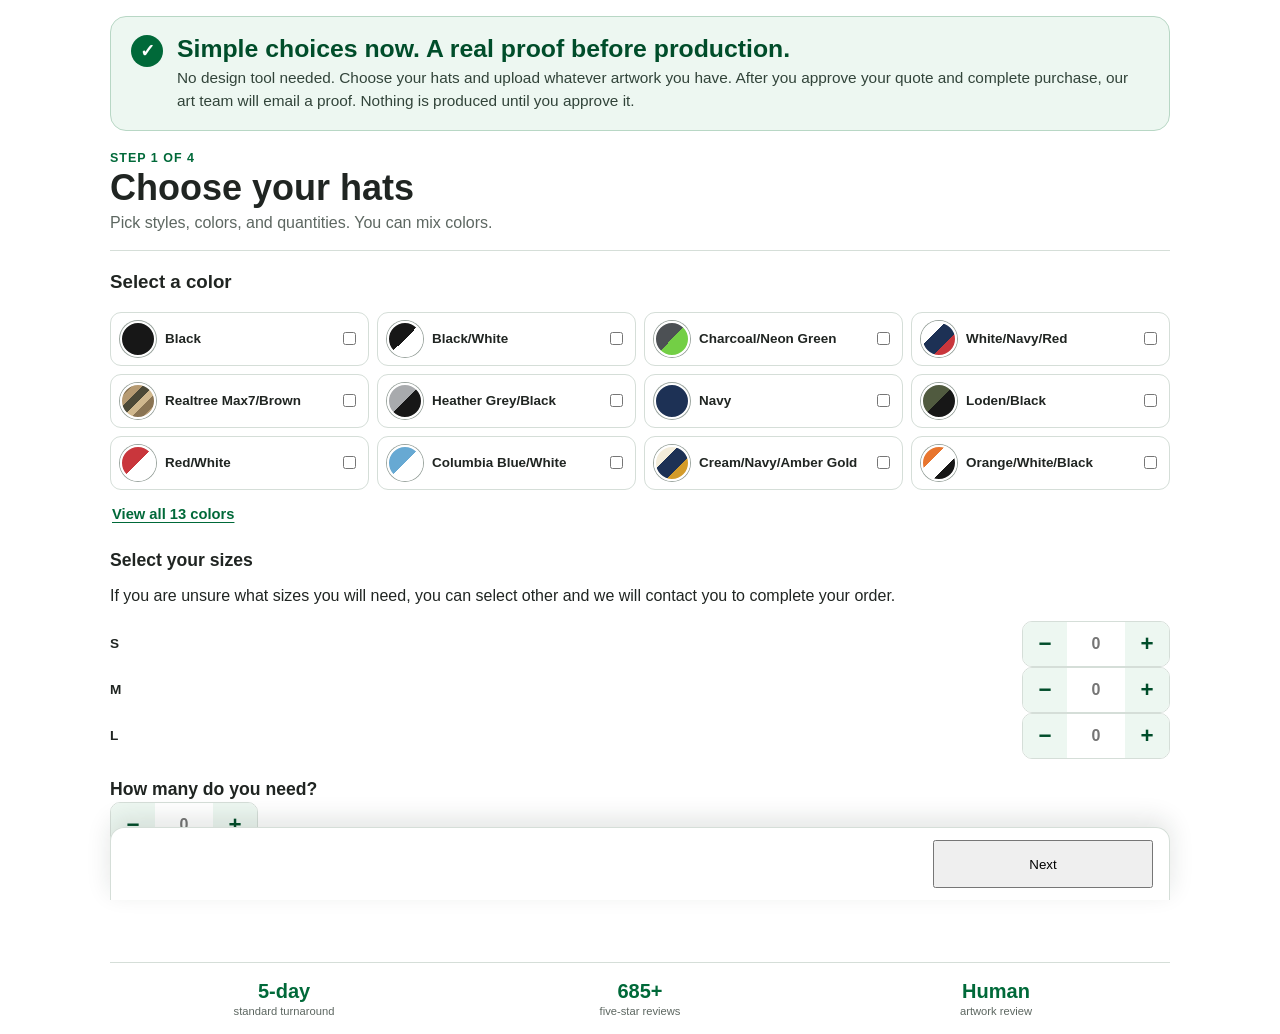
<file: wordpress/hatco-quote-ux/tests/fixture.html>
<!doctype html>
<html lang="en">
  <head>
    <meta charset="utf-8">
    <meta name="viewport" content="width=device-width, initial-scale=1">
    <title>Hat.co Quote UX Fixture</title>
    <link rel="stylesheet" href="../assets/quote-ux.css">
    <style>
      body { font-family: Arial, sans-serif; margin: 0; padding: 16px; }
      .gform_page { display: block; }
      .wdac-form-products__quality-colors-wrapper { margin-top: 20px; }
      .wdac-form-products__quality-sizes-wrapper { margin-top: 20px; }
      .wdac-form-tooltiptext { visibility: hidden; position: absolute; }
    </style>
  </head>
  <body class="hatco-quote-ux">
    <main id="gform_wrapper_2" class="wdac-robust-form_wrapper">
      <form id="gform_2">
        <section id="gform_page_2_1" class="gform_page">
          <div class="wdac-form-products__quality-colors-wrapper">
            <h3>Select a color</h3>
            <div class="wdac-form-products__quality-colors">
              <div class="wdac-form-products__color js-wdac-checkbox-wrapper js-wdac-form-color">
                <span class="wdac-form-tooltiptext">Black</span>
                <input class="js-wdac-checkbox" type="checkbox" name="black">
              </div>
              <div class="wdac-form-products__color js-wdac-checkbox-wrapper js-wdac-form-color">
                <span class="wdac-form-tooltiptext">Black/White</span>
                <input class="js-wdac-checkbox" type="checkbox" name="black-white">
              </div>
              <div class="wdac-form-products__color js-wdac-checkbox-wrapper js-wdac-form-color">
                <span class="wdac-form-tooltiptext">Charcoal/Neon Green</span>
                <input class="js-wdac-checkbox" type="checkbox" name="charcoal-neon-green">
              </div>
              <div class="wdac-form-products__color js-wdac-checkbox-wrapper js-wdac-form-color">
                <span class="wdac-form-tooltiptext">White/Navy/Red</span>
                <input class="js-wdac-checkbox" type="checkbox" name="white-navy-red">
              </div>
              <div class="wdac-form-products__color js-wdac-checkbox-wrapper js-wdac-form-color">
                <span class="wdac-form-tooltiptext">Realtree Max7/Brown</span>
                <input class="js-wdac-checkbox" type="checkbox" name="realtree-max7-brown">
              </div>
              <div class="wdac-form-products__color js-wdac-checkbox-wrapper js-wdac-form-color">
                <span class="wdac-form-tooltiptext">Heather Grey/Black</span>
                <input class="js-wdac-checkbox" type="checkbox" name="heather-grey-black">
              </div>
              <div class="wdac-form-products__color js-wdac-checkbox-wrapper js-wdac-form-color">
                <span class="wdac-form-tooltiptext">Navy</span>
                <input class="js-wdac-checkbox" type="checkbox" name="navy">
              </div>
              <div class="wdac-form-products__color js-wdac-checkbox-wrapper js-wdac-form-color">
                <span class="wdac-form-tooltiptext">Loden/Black</span>
                <input class="js-wdac-checkbox" type="checkbox" name="loden-black">
              </div>
              <div class="wdac-form-products__color js-wdac-checkbox-wrapper js-wdac-form-color">
                <span class="wdac-form-tooltiptext">Red/White</span>
                <input class="js-wdac-checkbox" type="checkbox" name="red-white">
              </div>
              <div class="wdac-form-products__color js-wdac-checkbox-wrapper js-wdac-form-color">
                <span class="wdac-form-tooltiptext">Columbia Blue/White</span>
                <input class="js-wdac-checkbox" type="checkbox" name="columbia-blue-white">
              </div>
              <div class="wdac-form-products__color js-wdac-checkbox-wrapper js-wdac-form-color">
                <span class="wdac-form-tooltiptext">Cream/Navy/Amber Gold</span>
                <input class="js-wdac-checkbox" type="checkbox" name="cream-navy-gold">
              </div>
              <div class="wdac-form-products__color js-wdac-checkbox-wrapper js-wdac-form-color">
                <span class="wdac-form-tooltiptext">Orange/White/Black</span>
                <input class="js-wdac-checkbox" type="checkbox" name="orange-white-black">
              </div>
              <div class="wdac-form-products__color js-wdac-checkbox-wrapper js-wdac-form-color">
                <span class="wdac-form-tooltiptext">Royal/White</span>
                <input class="js-wdac-checkbox" type="checkbox" name="royal-white">
              </div>
            </div>
          </div>
          <div class="wdac-form-products__sizes">
            <div class="wdac-form-products__quality-sizes-wrapper active" data-quality-id="beanies|good">
              <h4 class="wdac-form-products__subtitle">Select your sizes</h4>
              <p class="wdac-text-semismall">If you are unsure what sizes you will need, you can select other and we will contact you to complete your order.</p>
              <div class="wdac-form-products__quality-sizes">
                <div class="wdac-form-products__size js-wdac-form-products-item-add-wrapper js-wdac-form-size">
                  <label for="beanies-good-s" class="wdac-form-products__size-label">S</label>
                  <input id="beanies-good-s" name="beanies|good|S" type="number" min="0" class="wdac-form-products__size-input js-wdac-form-products-item-add" placeholder="0">
                </div>
                <div class="wdac-form-products__size js-wdac-form-products-item-add-wrapper js-wdac-form-size">
                  <label for="beanies-good-m" class="wdac-form-products__size-label">M</label>
                  <input id="beanies-good-m" name="beanies|good|M" type="number" min="0" class="wdac-form-products__size-input js-wdac-form-products-item-add" placeholder="0">
                </div>
                <div class="wdac-form-products__size js-wdac-form-products-item-add-wrapper js-wdac-form-size">
                  <label for="beanies-good-l" class="wdac-form-products__size-label">L</label>
                  <input id="beanies-good-l" name="beanies|good|L" type="number" min="0" class="wdac-form-products__size-input js-wdac-form-products-item-add" placeholder="0">
                </div>
              </div>
            </div>
          </div>
          <div class="wdac-form-products__sizes">
            <div class="wdac-form-products__quality-sizes-wrapper active" data-quality-id="trucker-hats|good">
              <h4 class="wdac-form-products__subtitle">Select your sizes</h4>
              <p class="wdac-text-semismall">If you are unsure what sizes you will need, you can select other and we will contact you to complete your order.</p>
              <div class="wdac-form-products__quality-sizes">
                <div class="wdac-form-products__size js-wdac-form-products-item-add-wrapper js-wdac-form-size">
                  <label for="trucker-good-adj" class="wdac-form-products__size-label">ADJUSTABLE (snapback)</label>
                  <input id="trucker-good-adj" name="trucker-hats|good|ADJUSTABLE (snapback)" type="number" min="0" class="wdac-form-products__size-input js-wdac-form-products-item-add" placeholder="0">
                </div>
              </div>
            </div>
          </div>
          <footer class="gform_page_footer">
            <input type="button" value="Next">
          </footer>
        </section>
      </form>
    </main>
    <script src="../assets/color-utils.js"></script>
    <script src="../assets/size-catalog.js"></script>
    <script src="../assets/quote-ux.js"></script>
  </body>
</html>
</file>
<file: hub.css>
:root {
  color-scheme: light;
  --ink: #17212b;
  --muted: #64717d;
  --line: #d8dee3;
  --paper: #f4f5f2;
  --surface: #ffffff;
  --orange: #ef5a24;
  --orange-dark: #c84216;
  --green: #247a52;
  --navy: #1d3c52;
  --yellow: #f1b532;
  --shadow: 0 20px 54px rgba(23, 33, 43, 0.12);
  --font: "Outfit", ui-sans-serif, system-ui, sans-serif;
  --mono: "IBM Plex Mono", ui-monospace, monospace;
}

* {
  box-sizing: border-box;
}

html {
  scroll-behavior: smooth;
}

body {
  margin: 0;
  min-height: 100vh;
  color: var(--ink);
  background:
    radial-gradient(circle at 86% 5%, rgba(239, 90, 36, 0.13), transparent 25rem),
    linear-gradient(180deg, #f7f7f4 0%, var(--paper) 100%);
  font-family: var(--font);
}

body::before {
  content: "";
  position: fixed;
  inset: 0;
  z-index: -1;
  pointer-events: none;
  opacity: 0.5;
  background-image:
    linear-gradient(rgba(23, 33, 43, 0.03) 1px, transparent 1px),
    linear-gradient(90deg, rgba(23, 33, 43, 0.03) 1px, transparent 1px);
  background-size: 32px 32px;
  mask-image: linear-gradient(to bottom, #000, transparent 80%);
}

a {
  color: inherit;
  text-decoration: none;
}

.site-header {
  width: min(1180px, calc(100% - 40px));
  margin: 0 auto;
  min-height: 78px;
  display: flex;
  align-items: center;
  justify-content: space-between;
  border-bottom: 1px solid rgba(23, 33, 43, 0.1);
}

.brand {
  display: inline-flex;
  align-items: center;
  gap: 11px;
  font-size: 1.05rem;
  font-weight: 800;
  letter-spacing: -0.02em;
}

.brand-mark {
  width: 35px;
  height: 35px;
  display: grid;
  place-items: center;
  border-radius: 9px;
  background: var(--ink);
  color: #fff;
  font-size: 1rem;
  box-shadow: 4px 4px 0 var(--orange);
}

.workspace-label {
  color: var(--muted);
  font-family: var(--mono);
  font-size: 0.72rem;
  font-weight: 600;
  letter-spacing: 0.06em;
  text-transform: uppercase;
}

main {
  width: min(1180px, calc(100% - 40px));
  margin: 0 auto;
}

.hero {
  padding: clamp(64px, 10vw, 120px) 0 clamp(66px, 8vw, 100px);
  position: relative;
}

.hero::after {
  content: "SC";
  position: absolute;
  right: 2%;
  bottom: 8%;
  color: rgba(23, 33, 43, 0.035);
  font-family: var(--mono);
  font-size: clamp(7rem, 18vw, 14rem);
  font-weight: 600;
  line-height: 0.75;
  letter-spacing: -0.12em;
  pointer-events: none;
}

.eyebrow {
  margin: 0 0 12px;
  color: var(--orange-dark);
  font-family: var(--mono);
  font-size: 0.72rem;
  font-weight: 600;
  letter-spacing: 0.1em;
  text-transform: uppercase;
}

.hero h1 {
  position: relative;
  z-index: 1;
  max-width: 880px;
  margin: 0;
  font-size: clamp(3rem, 7.2vw, 6.1rem);
  font-weight: 800;
  letter-spacing: -0.06em;
  line-height: 0.92;
}

.hero-copy {
  position: relative;
  z-index: 1;
  max-width: 600px;
  margin: 26px 0 0;
  color: var(--muted);
  font-size: clamp(1rem, 2vw, 1.24rem);
  line-height: 1.55;
}

.projects {
  padding: 0 0 76px;
}

.section-heading {
  display: flex;
  align-items: flex-end;
  justify-content: space-between;
  gap: 20px;
  margin-bottom: 22px;
}

.section-heading .eyebrow {
  margin-bottom: 5px;
}

.section-heading h2,
.workspace-note h2 {
  margin: 0;
  font-size: clamp(1.65rem, 3vw, 2.2rem);
  letter-spacing: -0.04em;
}

.project-count {
  padding: 6px 10px;
  border: 1px solid var(--line);
  border-radius: 999px;
  color: var(--muted);
  font-family: var(--mono);
  font-size: 0.7rem;
  text-transform: uppercase;
}

.project-grid {
  display: grid;
  grid-template-columns: repeat(auto-fit, minmax(250px, 1fr));
  gap: 16px;
}

.project-card {
  min-height: 360px;
  padding: 22px;
  display: flex;
  flex-direction: column;
  border: 1px solid rgba(23, 33, 43, 0.11);
  border-radius: 16px;
  background: rgba(255, 255, 255, 0.78);
  box-shadow: 0 6px 22px rgba(23, 33, 43, 0.04);
  overflow: hidden;
  position: relative;
  transition: transform 180ms ease, box-shadow 180ms ease, border-color 180ms ease;
}

.project-card::before {
  content: "";
  position: absolute;
  inset: 0 0 auto;
  height: 4px;
  background: var(--line);
}

.project-card.live::before {
  background: linear-gradient(90deg, var(--orange), var(--yellow));
}

.project-card:hover {
  transform: translateY(-5px);
  border-color: rgba(23, 33, 43, 0.22);
  box-shadow: var(--shadow);
}

.project-card.live {
  background:
    linear-gradient(145deg, rgba(255, 244, 235, 0.9), transparent 46%),
    var(--surface);
}

.card-top {
  display: flex;
  align-items: flex-start;
  justify-content: space-between;
  gap: 16px;
}

.project-icon {
  width: 50px;
  height: 50px;
  display: grid;
  place-items: center;
  border-radius: 13px;
  background: #edf0f2;
  color: var(--navy);
  font-family: var(--mono);
  font-size: 1.1rem;
  font-weight: 600;
}

.supply-icon {
  background: var(--orange);
  box-shadow: inset 0 0 0 2px rgba(255, 255, 255, 0.2);
  position: relative;
}

.supply-icon::before,
.supply-icon::after {
  content: "";
  position: absolute;
  border: 2px solid #fff;
  border-radius: 3px;
}

.supply-icon::before {
  width: 23px;
  height: 15px;
  top: 11px;
}

.supply-icon::after {
  width: 23px;
  height: 15px;
  bottom: 10px;
  left: 16px;
}

.transfer-icon {
  background: var(--navy);
  position: relative;
}

.transfer-icon::before,
.transfer-icon::after {
  content: "";
  position: absolute;
  left: 13px;
  right: 13px;
  height: 3px;
  border-radius: 2px;
  background: #fff;
}

.transfer-icon::before { top: 16px; }
.transfer-icon::after { bottom: 16px; box-shadow: 0 -8px 0 rgba(255, 255, 255, 0.55); }

.quote-icon {
  background: #e6f0eb;
  color: var(--green);
}

.art-icon {
  background: #e7eef3;
  color: var(--navy);
}

.status {
  padding: 6px 9px;
  border-radius: 999px;
  font-family: var(--mono);
  font-size: 0.66rem;
  font-weight: 600;
  letter-spacing: 0.05em;
  text-transform: uppercase;
}

.live-status {
  display: inline-flex;
  align-items: center;
  gap: 6px;
  background: #e4f3eb;
  color: var(--green);
}

.live-status i {
  width: 6px;
  height: 6px;
  border-radius: 50%;
  background: currentColor;
}

.planned-status {
  background: #edf0f2;
  color: var(--muted);
}

.card-body {
  margin-top: auto;
}

.project-number {
  margin: 0 0 8px;
  color: var(--orange-dark);
  font-family: var(--mono);
  font-size: 0.72rem;
  font-weight: 600;
}

.project-card h3 {
  margin: 0 0 9px;
  font-size: clamp(1.45rem, 3vw, 1.9rem);
  letter-spacing: -0.04em;
}

.project-card p:not(.project-number) {
  margin: 0;
  color: var(--muted);
  line-height: 1.5;
}

.open-project {
  margin-top: 26px;
  padding-top: 16px;
  display: flex;
  align-items: center;
  justify-content: space-between;
  border-top: 1px solid var(--line);
  font-size: 0.85rem;
  font-weight: 700;
}

.open-project b {
  color: var(--orange);
  font-size: 1.1rem;
}

.workspace-note {
  margin-bottom: 80px;
  padding: 28px;
  display: grid;
  grid-template-columns: 1fr 1fr;
  gap: 28px;
  align-items: center;
  border-radius: 16px;
  background: var(--ink);
  color: #fff;
}

.workspace-note .eyebrow {
  color: #ff966f;
}

.workspace-note > p {
  margin: 0;
  color: #bdc7cf;
  line-height: 1.6;
}

footer {
  width: min(1180px, calc(100% - 40px));
  min-height: 76px;
  margin: 0 auto;
  display: flex;
  align-items: center;
  justify-content: space-between;
  border-top: 1px solid rgba(23, 33, 43, 0.1);
  color: var(--muted);
  font-family: var(--mono);
  font-size: 0.68rem;
  letter-spacing: 0.05em;
  text-transform: uppercase;
}

.project-page {
  width: min(820px, calc(100% - 40px));
  margin: 0 auto;
  padding: clamp(56px, 9vw, 100px) 0 80px;
}

.project-page.brief {
  width: min(880px, calc(100% - 40px));
}

.decision {
  margin-top: 36px;
  padding: 26px;
  border: 1px solid #cfe4d8;
  border-radius: 15px;
  background: #f3faf6;
}

.decision p {
  margin: 0;
  color: var(--ink);
  font-size: 1.05rem;
  line-height: 1.55;
}

.planning-panel p,
.planning-panel li {
  line-height: 1.55;
}

.planning-panel p {
  margin: 0 0 14px;
  color: var(--muted);
}

.planning-panel p:last-child {
  margin-bottom: 0;
}

.planning-panel h3 {
  margin: 22px 0 10px;
  font-size: 0.98rem;
}

.planning-panel ol {
  margin: 0;
  padding-left: 1.2rem;
  color: var(--muted);
  display: grid;
  gap: 10px;
}

.planning-panel ol li {
  padding: 4px 0;
  border-bottom: 0;
}

.brief-table {
  width: 100%;
  margin: 8px 0 4px;
  border-collapse: collapse;
  font-size: 0.92rem;
}

.brief-table th,
.brief-table td {
  padding: 10px 8px;
  border-bottom: 1px solid var(--line);
  text-align: left;
  vertical-align: top;
}

.brief-table th {
  color: var(--ink);
  font-size: 0.78rem;
  letter-spacing: 0.04em;
  text-transform: uppercase;
}

.brief-table td {
  color: var(--muted);
}

.source-list a {
  color: var(--navy);
  text-decoration: underline;
  text-underline-offset: 2px;
}

.back-link {
  display: inline-flex;
  align-items: center;
  gap: 8px;
  margin-bottom: 46px;
  color: var(--muted);
  font-size: 0.86rem;
  font-weight: 700;
}

.back-link:hover {
  color: var(--ink);
}

.project-page h1 {
  margin: 0 0 18px;
  font-size: clamp(2.7rem, 7vw, 5.2rem);
  letter-spacing: -0.055em;
  line-height: 0.96;
}

.project-page .lede {
  max-width: 620px;
  margin: 0;
  color: var(--muted);
  font-size: clamp(1.05rem, 2.2vw, 1.25rem);
  line-height: 1.55;
}

.planning-panel {
  margin-top: 46px;
  padding: 25px;
  border: 1px solid var(--line);
  border-radius: 15px;
  background: var(--surface);
}

.planning-panel h2 {
  margin: 0 0 15px;
  font-size: 1.15rem;
}

.planning-panel ul {
  margin: 0;
  padding: 0;
  display: grid;
  gap: 10px;
  list-style: none;
}

.planning-panel li {
  padding: 11px 0;
  border-bottom: 1px solid var(--line);
  color: var(--muted);
}

.planning-panel li:last-child {
  border-bottom: 0;
}

@media (max-width: 800px) {
  .project-card {
    min-height: 310px;
  }

  .workspace-note {
    grid-template-columns: 1fr;
  }
}

@media (max-width: 520px) {
  .site-header,
  main,
  footer {
    width: min(100% - 28px, 1180px);
  }

  .hero {
    padding-top: 56px;
  }

  .hero::after {
    display: none;
  }

  .workspace-label {
    display: none;
  }

  footer {
    align-items: flex-start;
    flex-direction: column;
    justify-content: center;
    gap: 5px;
  }
}

@media (prefers-reduced-motion: reduce) {
  *,
  *::before,
  *::after {
    scroll-behavior: auto !important;
    transition: none !important;
  }
}
</file>
<file: dtfs-strategy/shirtco-dtf/styles.css>
:root {
  --green: #006939;
  --green-dark: #00512c;
  --gold: #d4a017;
  --ink: #0f1822;
  --muted: #5c6b76;
  --line: #d7ddd8;
  --paper: #f6f5f1;
  --white: #fff;
  --danger: #b42318;
  --ok: #176b3a;
}

* { box-sizing: border-box; }

html { scroll-behavior: smooth; }

body {
  margin: 0;
  color: var(--ink);
  background: var(--paper);
  font-family: "PT Sans", ui-sans-serif, system-ui, sans-serif;
}

a { color: inherit; }

img { max-width: 100%; }

.skip {
  position: absolute;
  left: -999px;
  top: 0;
}

.skip:focus {
  left: 12px;
  top: 12px;
  z-index: 20;
  background: var(--white);
  padding: 8px 12px;
}

.preview-banner {
  background: #1d3c52;
  color: #fff;
  font-size: 0.82rem;
  text-align: center;
  padding: 8px 16px;
}

.preview-banner a { color: var(--gold); }

.util {
  display: flex;
  justify-content: space-between;
  gap: 12px;
  align-items: center;
  padding: 8px 4vw;
  background: var(--ink);
  color: #dce4dc;
  font-size: 0.78rem;
  letter-spacing: 0.04em;
  text-transform: uppercase;
}

.util a { color: #fff; font-weight: 700; text-decoration: none; }

.site-nav {
  display: flex;
  justify-content: space-between;
  align-items: center;
  gap: 16px;
  padding: 14px 4vw;
  background: var(--white);
  border-bottom: 1px solid var(--line);
  position: sticky;
  top: 0;
  z-index: 10;
}

.brand {
  font-family: "Barlow Condensed", sans-serif;
  font-weight: 800;
  font-size: 1.6rem;
  letter-spacing: 0.04em;
  text-decoration: none;
}

.brand span { color: var(--green); }

.nav-links {
  display: flex;
  gap: 18px;
  align-items: center;
  font-weight: 700;
}

.nav-links a { text-decoration: none; }

.btn {
  display: inline-flex;
  align-items: center;
  justify-content: center;
  gap: 8px;
  border: 0;
  border-radius: 4px;
  padding: 12px 18px;
  font-weight: 700;
  text-decoration: none;
  cursor: pointer;
  font-family: inherit;
}

.btn-green { background: var(--green); color: #fff; }
.btn-green:hover { background: var(--green-dark); }
.btn-gold { background: var(--gold); color: var(--ink); }
.btn-ghost {
  background: transparent;
  color: #fff;
  border: 1px solid rgba(255,255,255,0.45);
}

.hero {
  background:
    linear-gradient(90deg, rgba(15,24,34,0.88) 0%, rgba(15,24,34,0.55) 55%, rgba(0,105,57,0.35) 100%),
    #173325;
  color: #fff;
  padding: clamp(48px, 8vw, 96px) 4vw;
}

.hero-grid {
  max-width: 1120px;
  margin: 0 auto;
  display: grid;
  grid-template-columns: 1.2fr 0.8fr;
  gap: 36px;
  align-items: center;
}

.eyebrow {
  color: var(--gold);
  font-weight: 700;
  letter-spacing: 0.12em;
  text-transform: uppercase;
  font-size: 0.78rem;
  margin: 0 0 12px;
}

h1, h2, h3 {
  font-family: "Barlow Condensed", sans-serif;
  letter-spacing: -0.02em;
  margin: 0 0 12px;
}

h1 { font-size: clamp(2.6rem, 6vw, 4.4rem); line-height: 0.95; }
h2 { font-size: clamp(1.8rem, 3vw, 2.5rem); }

.hero p { font-size: 1.12rem; line-height: 1.5; max-width: 40rem; }

.hero-actions { display: flex; flex-wrap: wrap; gap: 12px; margin-top: 22px; }

.hero-card {
  background: rgba(255,255,255,0.08);
  border: 1px solid rgba(255,255,255,0.16);
  border-radius: 10px;
  padding: 22px;
}

.hero-card h2 { font-size: 1.4rem; }
.hero-card p { margin: 0 0 10px; color: #e6ece6; }
.hero-card ul { margin: 0; padding-left: 1.1rem; color: #e6ece6; }

.stats {
  display: grid;
  grid-template-columns: repeat(4, 1fr);
  max-width: 1120px;
  margin: 0 auto;
  padding: 0 4vw;
  transform: translateY(-22px);
}

.stat {
  background: var(--white);
  border: 1px solid var(--line);
  padding: 18px;
  text-align: center;
}

.stat strong {
  display: block;
  font-family: "Barlow Condensed", sans-serif;
  font-size: 1.6rem;
  color: var(--green);
}

.wrap {
  width: min(1120px, calc(100% - 8vw));
  margin: 0 auto;
  padding: 28px 0 72px;
}

.paths {
  display: grid;
  grid-template-columns: 1fr 1fr;
  gap: 18px;
  margin: 28px 0 48px;
}

.card {
  background: var(--white);
  border: 1px solid var(--line);
  border-radius: 12px;
  padding: 24px;
}

.card.featured { border-color: var(--green); box-shadow: 0 12px 30px rgba(0,105,57,0.08); }

.card p { color: var(--muted); line-height: 1.55; }

.split {
  display: grid;
  grid-template-columns: 1fr 1fr;
  gap: 28px;
  margin: 36px 0;
}

.muted { color: var(--muted); line-height: 1.55; }

table {
  width: 100%;
  border-collapse: collapse;
  background: var(--white);
}

th, td {
  text-align: left;
  padding: 10px 12px;
  border-bottom: 1px solid var(--line);
  vertical-align: top;
}

th {
  font-size: 0.78rem;
  text-transform: uppercase;
  letter-spacing: 0.04em;
}

.checker, .faq, .cta-band { margin: 42px 0; }

.checker {
  background: var(--white);
  border: 1px solid var(--line);
  border-radius: 12px;
  padding: 24px;
}

label { display: block; font-weight: 700; margin: 12px 0 6px; }

select, input[type="file"] {
  width: 100%;
  max-width: 420px;
  padding: 10px;
  border: 1px solid var(--line);
  border-radius: 6px;
  font: inherit;
}

.result {
  margin-top: 16px;
  padding: 14px;
  border-radius: 8px;
  display: none;
}

.result.show { display: block; }
.result.ok { background: #e8f6ee; color: var(--ok); }
.result.bad { background: #fdecea; color: var(--danger); }

.faq details {
  background: var(--white);
  border: 1px solid var(--line);
  border-radius: 8px;
  padding: 12px 16px;
  margin-bottom: 8px;
}

.faq summary { cursor: pointer; font-weight: 700; }

.cta-band {
  background: var(--green);
  color: #fff;
  border-radius: 12px;
  padding: 32px;
  display: flex;
  justify-content: space-between;
  gap: 18px;
  align-items: center;
}

.cta-band p { margin: 0; color: #e7f3ea; }

footer {
  background: var(--ink);
  color: #c9d3cc;
  padding: 36px 4vw;
  font-size: 0.92rem;
}

.foot {
  max-width: 1120px;
  margin: 0 auto;
  display: grid;
  grid-template-columns: 2fr 1fr 1fr;
  gap: 24px;
}

footer a { color: #fff; }

.sticky-mobile {
  display: none;
  position: fixed;
  left: 0;
  right: 0;
  bottom: 0;
  gap: 8px;
  padding: 10px;
  background: var(--white);
  border-top: 1px solid var(--line);
}

@media (max-width: 860px) {
  .hero-grid, .paths, .split, .stats, .foot, .cta-band {
    grid-template-columns: 1fr;
  }
  .nav-links { display: none; }
  .sticky-mobile { display: flex; }
  .wrap { padding-bottom: 96px; }
}
</file>
<file: wordpress/hatco-quote-ux/assets/quote-ux.css>
.hatco-quote-ux {
  --hatco-green: #006939;
  --hatco-green-dark: #004d2a;
  --hatco-green-soft: #edf7f1;
  --hatco-gold: #d4a017;
  --hatco-ink: #202522;
  --hatco-muted: #5d6761;
  --hatco-border: #d5ded8;
}

body.hatco-quote-ux {
  overflow-x: clip;
}

.hatco-quote-ux .wdac-robust-form_wrapper {
  color: var(--hatco-ink);
  margin-inline: auto;
  max-width: 1060px;
}

.hatco-quote-ux .hatco-proof-promise {
  align-items: flex-start;
  background: var(--hatco-green-soft);
  border: 1px solid #b8d7c5;
  border-radius: 16px;
  display: flex;
  gap: 14px;
  margin: 0 0 20px;
  padding: 16px;
}

.hatco-quote-ux .hatco-proof-promise__icon {
  align-items: center;
  background: var(--hatco-green);
  border-radius: 50%;
  color: #fff;
  display: flex;
  flex: 0 0 32px;
  font-size: 18px;
  font-weight: 800;
  height: 32px;
  justify-content: center;
}

.hatco-quote-ux .hatco-proof-promise h3 {
  color: var(--hatco-green-dark);
  font-family: "Barlow Condensed", sans-serif;
  font-size: clamp(1.25rem, 4vw, 1.55rem);
  font-weight: 700;
  line-height: 1.1;
  margin: 0 0 5px;
  text-transform: none;
}

.hatco-quote-ux .hatco-proof-promise p {
  color: #32443a;
  font-size: 0.96rem;
  line-height: 1.45;
  margin: 0;
}

.hatco-quote-ux .hatco-step-heading {
  border-bottom: 1px solid var(--hatco-border);
  margin-bottom: 20px;
  padding-bottom: 16px;
}

.hatco-quote-ux .hatco-step-heading > span {
  color: var(--hatco-green);
  display: block;
  font-size: 0.78rem;
  font-weight: 800;
  letter-spacing: 0.08em;
  margin-bottom: 4px;
  text-transform: uppercase;
}

.hatco-quote-ux .hatco-step-heading h2 {
  color: var(--hatco-ink);
  font-family: "Barlow Condensed", sans-serif;
  font-size: clamp(1.65rem, 6vw, 2.25rem);
  line-height: 1.05;
  margin: 0 0 5px;
}

.hatco-quote-ux .hatco-step-heading p {
  color: var(--hatco-muted);
  line-height: 1.4;
  margin: 0;
}

.hatco-quote-ux .wdac-form-products__quality-colors {
  display: grid !important;
  gap: 8px;
  grid-template-columns: repeat(2, minmax(0, 1fr));
  margin: 10px 0 4px;
  max-height: none;
  overflow: visible;
}

.hatco-quote-ux .wdac-form-products__color.js-wdac-form-color {
  align-items: center;
  background: #fff;
  border: 1px solid var(--hatco-border);
  border-radius: 11px;
  box-sizing: border-box;
  box-shadow: none;
  display: flex;
  flex-flow: row nowrap;
  gap: 9px;
  height: auto;
  justify-content: flex-start;
  min-height: 54px;
  min-width: 0;
  opacity: 1;
  padding: 7px 9px;
  text-align: left;
  width: 100%;
}

.hatco-quote-ux .wdac-form-products__color.js-wdac-form-color:hover,
.hatco-quote-ux .wdac-form-products__color.js-wdac-form-color:focus-within {
  border-color: var(--hatco-green);
  box-shadow: 0 0 0 2px rgb(0 105 57 / 14%);
  opacity: 1;
}

.hatco-quote-ux .wdac-form-products__color.js-wdac-form-color.active,
.hatco-quote-ux .wdac-form-products__color.js-wdac-form-color[aria-pressed="true"] {
  background: var(--hatco-green-soft);
  border-color: var(--hatco-green);
  box-shadow: 0 0 0 2px var(--hatco-green);
}

.hatco-quote-ux .hatco-color-chip {
  background: var(--hatco-color, #d2d5d3);
  border: 2px solid #fff;
  border-radius: 50%;
  box-shadow: 0 0 0 1px #9ba59f;
  flex: 0 0 32px;
  height: 32px;
  width: 32px;
}

.hatco-quote-ux .wdac-form-products__color .wdac-form-tooltiptext {
  background: transparent;
  color: var(--hatco-ink);
  display: block;
  flex: 1 1 auto;
  font-size: 0.78rem;
  font-weight: 700;
  left: auto;
  line-height: 1.2;
  margin: 0;
  max-width: none;
  min-width: 0;
  opacity: 1;
  overflow: visible;
  overflow-wrap: break-word;
  padding: 0;
  pointer-events: none;
  position: static;
  text-align: left;
  text-overflow: clip;
  transform: none;
  visibility: visible;
  white-space: normal;
  width: auto;
  word-break: normal;
}

.hatco-quote-ux .wdac-form-products__color .wdac-form-tooltiptext::after {
  display: none;
}

.hatco-quote-ux .wdac-form-products__color input {
  border-radius: inherit;
}

.hatco-quote-ux .hatco-colors-collapsed .hatco-color-overflow {
  display: none;
}

.hatco-quote-ux .hatco-color-disclosure {
  appearance: none;
  background: transparent;
  border: 0;
  color: var(--hatco-green);
  cursor: pointer;
  display: block;
  font-size: 0.92rem;
  font-weight: 800;
  margin: 8px 0 20px;
  padding: 8px 2px;
  text-align: left;
  text-decoration: underline;
  text-underline-offset: 3px;
}

.hatco-quote-ux .hatco-color-disclosure:focus-visible {
  border-radius: 4px;
  outline: 3px solid rgb(0 105 57 / 28%);
  outline-offset: 2px;
}

.hatco-quote-ux .hatco-quantity-control {
  align-items: center;
  border: 1px solid var(--hatco-border);
  border-radius: 10px;
  box-sizing: border-box;
  display: inline-flex;
  flex: 0 0 auto;
  max-width: 100%;
  min-height: 46px;
  overflow: hidden;
  width: auto;
}

.hatco-quote-ux .hatco-quantity-control .js-wdac-form-products-item-add,
.hatco-quote-ux .hatco-quantity-control .hatco-color-quantity-input {
  appearance: textfield;
  border: 0 !important;
  border-radius: 0;
  box-shadow: none !important;
  box-sizing: border-box !important;
  font-size: 1rem;
  font-weight: 700;
  height: 44px;
  margin: 0;
  padding: 4px !important;
  text-align: center;
  flex: 0 0 58px !important;
  max-width: 58px !important;
  min-width: 58px !important;
  width: 58px !important;
}

.hatco-quote-ux .hatco-quantity-control .js-wdac-form-products-item-add::-webkit-inner-spin-button,
.hatco-quote-ux .hatco-quantity-control .js-wdac-form-products-item-add::-webkit-outer-spin-button,
.hatco-quote-ux .hatco-quantity-control .hatco-color-quantity-input::-webkit-inner-spin-button,
.hatco-quote-ux .hatco-quantity-control .hatco-color-quantity-input::-webkit-outer-spin-button {
  appearance: none;
  margin: 0;
}

.hatco-quote-ux .hatco-quantity-button {
  align-items: center;
  appearance: none;
  background: var(--hatco-green-soft);
  border: 0;
  box-sizing: border-box !important;
  color: var(--hatco-green-dark);
  cursor: pointer;
  display: flex;
  font-size: 1.4rem;
  font-weight: 800;
  flex: 0 0 44px !important;
  height: 44px !important;
  justify-content: center;
  line-height: 1;
  margin: 0 !important;
  min-width: 44px !important;
  max-width: 44px !important;
  padding: 0 !important;
  width: 44px !important;
}

.hatco-quote-ux .hatco-quantity-button:hover,
.hatco-quote-ux .hatco-quantity-button:focus-visible {
  background: #d8ecdf;
  outline: none;
}

.hatco-quote-ux .hatco-quantity-button:focus-visible {
  box-shadow: inset 0 0 0 3px var(--hatco-green);
}

.hatco-quote-ux .wdac-form-products__quality-sizes {
  align-items: flex-start;
  column-gap: 16px;
  row-gap: 14px;
}

.hatco-quote-ux .wdac-form-products__size.hatco-size-field {
  align-items: center;
  border: 0;
  box-shadow: none !important;
  display: flex;
  flex: 0 0 100%;
  flex-direction: row;
  gap: 7px;
  justify-content: space-between;
  max-width: none;
  min-width: 0;
  opacity: 1 !important;
  padding: 0;
  width: 100%;
}

.hatco-quote-ux .wdac-form-products__size.hatco-size-field.active,
.hatco-quote-ux .wdac-form-products__size.hatco-size-field.inactive {
  border: 0;
  box-shadow: none !important;
  opacity: 1 !important;
}

.hatco-quote-ux .wdac-form-products__size-label {
  color: var(--hatco-ink);
  cursor: default;
  font-size: 0.85rem;
  font-weight: 700;
  line-height: 1.15;
  padding: 0;
  text-align: left;
}

.hatco-quote-ux .hatco-size-field .hatco-quantity-control {
  flex: 0 0 auto;
}

.hatco-quote-ux .hatco-size-field .js-wdac-form-products-item-add,
.hatco-quote-ux .wdac-form-products__size.active .js-wdac-form-products-item-add {
  background: #fff !important;
}

.hatco-quote-ux .hatco-size-field.active .hatco-quantity-control {
  border-color: var(--hatco-green);
  box-shadow: 0 0 0 1px var(--hatco-green);
}

.hatco-quote-ux .wdac-form-products__quality-sizes-wrapper .wdac-form-products__subtitle {
  font-family: "Barlow Condensed", sans-serif;
  font-size: 1.1rem;
  margin: 4px 0 2px;
}

.hatco-quote-ux .hatco-single-size .wdac-form-products__quality-sizes {
  justify-content: flex-start;
}

.hatco-quote-ux .hatco-single-size .hatco-size-field {
  flex-basis: auto;
  width: auto;
}

.hatco-quote-ux .hatco-single-size .wdac-text-semismall {
  display: none;
}

.hatco-quote-ux
  .wdac-form-products__quality-sizes-wrapper.hatco-multicolor-ready
  > .wdac-form-products__quality-sizes {
  display: none !important;
}

.hatco-quote-ux
  .hatco-single-size.hatco-multicolor-ready
  .wdac-text-semismall {
  display: block;
}

.hatco-quote-ux .hatco-color-quantity-list {
  display: grid;
  gap: 12px;
  margin: 14px 0 24px;
}

.hatco-quote-ux .hatco-color-quantity-row {
  background: #fff;
  border: 1px solid var(--hatco-border);
  border-radius: 12px;
  padding: 12px;
}

.hatco-quote-ux .hatco-color-quantity-row__header {
  align-items: center;
  color: var(--hatco-ink);
  display: flex;
  font-size: 0.95rem;
  gap: 9px;
  margin: 0 0 10px;
}

.hatco-quote-ux .hatco-color-quantity-row__swatch {
  background: var(--hatco-color, #d2d5d3);
  border: 2px solid #fff;
  border-radius: 50%;
  box-shadow: 0 0 0 1px #9ba59f;
  flex: 0 0 28px;
  height: 28px;
  width: 28px;
}

.hatco-quote-ux .hatco-color-quantity-row__fields {
  display: grid;
  gap: 10px;
}

.hatco-quote-ux .hatco-color-quantity-row__field {
  align-items: center;
  display: flex;
  gap: 12px;
  justify-content: space-between;
}

.hatco-quote-ux .hatco-color-quantity-row__field > label {
  color: var(--hatco-muted);
  flex: 1 1 auto;
  font-size: 0.82rem;
  font-weight: 700;
  line-height: 1.2;
  min-width: 0;
}

.hatco-quote-ux .hatco-single-size .wdac-form-products__size-label {
  border: 0;
  clip: rect(0 0 0 0);
  height: 1px;
  margin: -1px;
  overflow: hidden;
  padding: 0;
  position: absolute;
  white-space: nowrap;
  width: 1px;
}

.hatco-quote-ux .hatco-quote-trust {
  border-top: 1px solid var(--hatco-border);
  display: grid;
  gap: 8px;
  grid-template-columns: repeat(3, 1fr);
  list-style: none;
  margin: 22px 0 0;
  padding: 18px 0 0;
}

.hatco-quote-ux .hatco-quote-trust li {
  align-items: center;
  display: flex;
  flex-direction: column;
  min-width: 0;
  text-align: center;
}

.hatco-quote-ux .hatco-quote-trust strong {
  color: var(--hatco-green);
  font-family: "Barlow Condensed", sans-serif;
  font-size: 1.25rem;
  line-height: 1;
}

.hatco-quote-ux .hatco-quote-trust span {
  color: var(--hatco-muted);
  font-size: 0.7rem;
  line-height: 1.2;
  margin-top: 4px;
}

.hatco-quote-ux .gform_page {
  padding-bottom: 92px;
}

.hatco-quote-ux .gform_page_footer {
  align-items: center;
  backdrop-filter: blur(10px);
  background: rgb(255 255 255 / 96%);
  border: 1px solid var(--hatco-border);
  border-bottom: 0;
  border-radius: 14px 14px 0 0;
  bottom: 0;
  box-shadow: 0 -8px 24px rgb(24 45 33 / 12%);
  box-sizing: border-box !important;
  display: flex;
  gap: 12px !important;
  justify-content: flex-end;
  left: 50%;
  margin: 0 !important;
  max-width: 1060px;
  padding: 12px 16px max(12px, env(safe-area-inset-bottom)) !important;
  position: fixed !important;
  transform: translateX(-50%);
  width: calc(100% - 24px);
  z-index: 99999999;
}

.hatco-quote-ux .gform_page_footer button,
.hatco-quote-ux .gform_page_footer input[type="button"],
.hatco-quote-ux .gform_page_footer input[type="submit"] {
  flex: 0 1 220px;
  margin: 0 !important;
  min-height: 48px;
}

@media (max-width: 767px) {
  .hatco-quote-ux .wdac-robust-form_wrapper {
    margin-inline: -4px;
  }

  .hatco-quote-ux .wdac-form-products__qualities {
    gap: 10px;
    grid-template-columns: 1fr;
  }

  .hatco-quote-ux .wdac-form-products__quality {
    min-height: 0;
  }

  .hatco-quote-ux .gform_page {
    padding-bottom: 104px;
  }

  .hatco-quote-ux .gform_page_footer {
    border-left: 0;
    border-radius: 0;
    border-right: 0;
    left: 0 !important;
    max-width: none;
    padding: 12px 12px max(12px, env(safe-area-inset-bottom)) !important;
    right: 0;
    transform: none;
    width: auto !important;
  }

  .hatco-quote-ux .gform_page_footer button,
  .hatco-quote-ux .gform_page_footer input[type="button"],
  .hatco-quote-ux .gform_page_footer input[type="submit"] {
    flex: 1 1 0;
    min-width: 0;
  }
}

@media (min-width: 768px) {
  .hatco-quote-ux .wdac-form-products__quality-colors {
    grid-template-columns: repeat(3, minmax(0, 1fr));
  }

  .hatco-quote-ux .wdac-form-products__color .wdac-form-tooltiptext {
    font-size: 0.84rem;
  }

  .hatco-quote-ux .hatco-proof-promise {
    padding: 18px 20px;
  }
}

@media (min-width: 1100px) {
  .hatco-quote-ux .wdac-form-products__quality-colors {
    grid-template-columns: repeat(4, minmax(0, 1fr));
  }
}

@media (prefers-reduced-motion: reduce) {
  .hatco-quote-ux *,
  .hatco-quote-ux *::before,
  .hatco-quote-ux *::after {
    scroll-behavior: auto !important;
    transition-duration: 0.01ms !important;
  }
}
</file>
